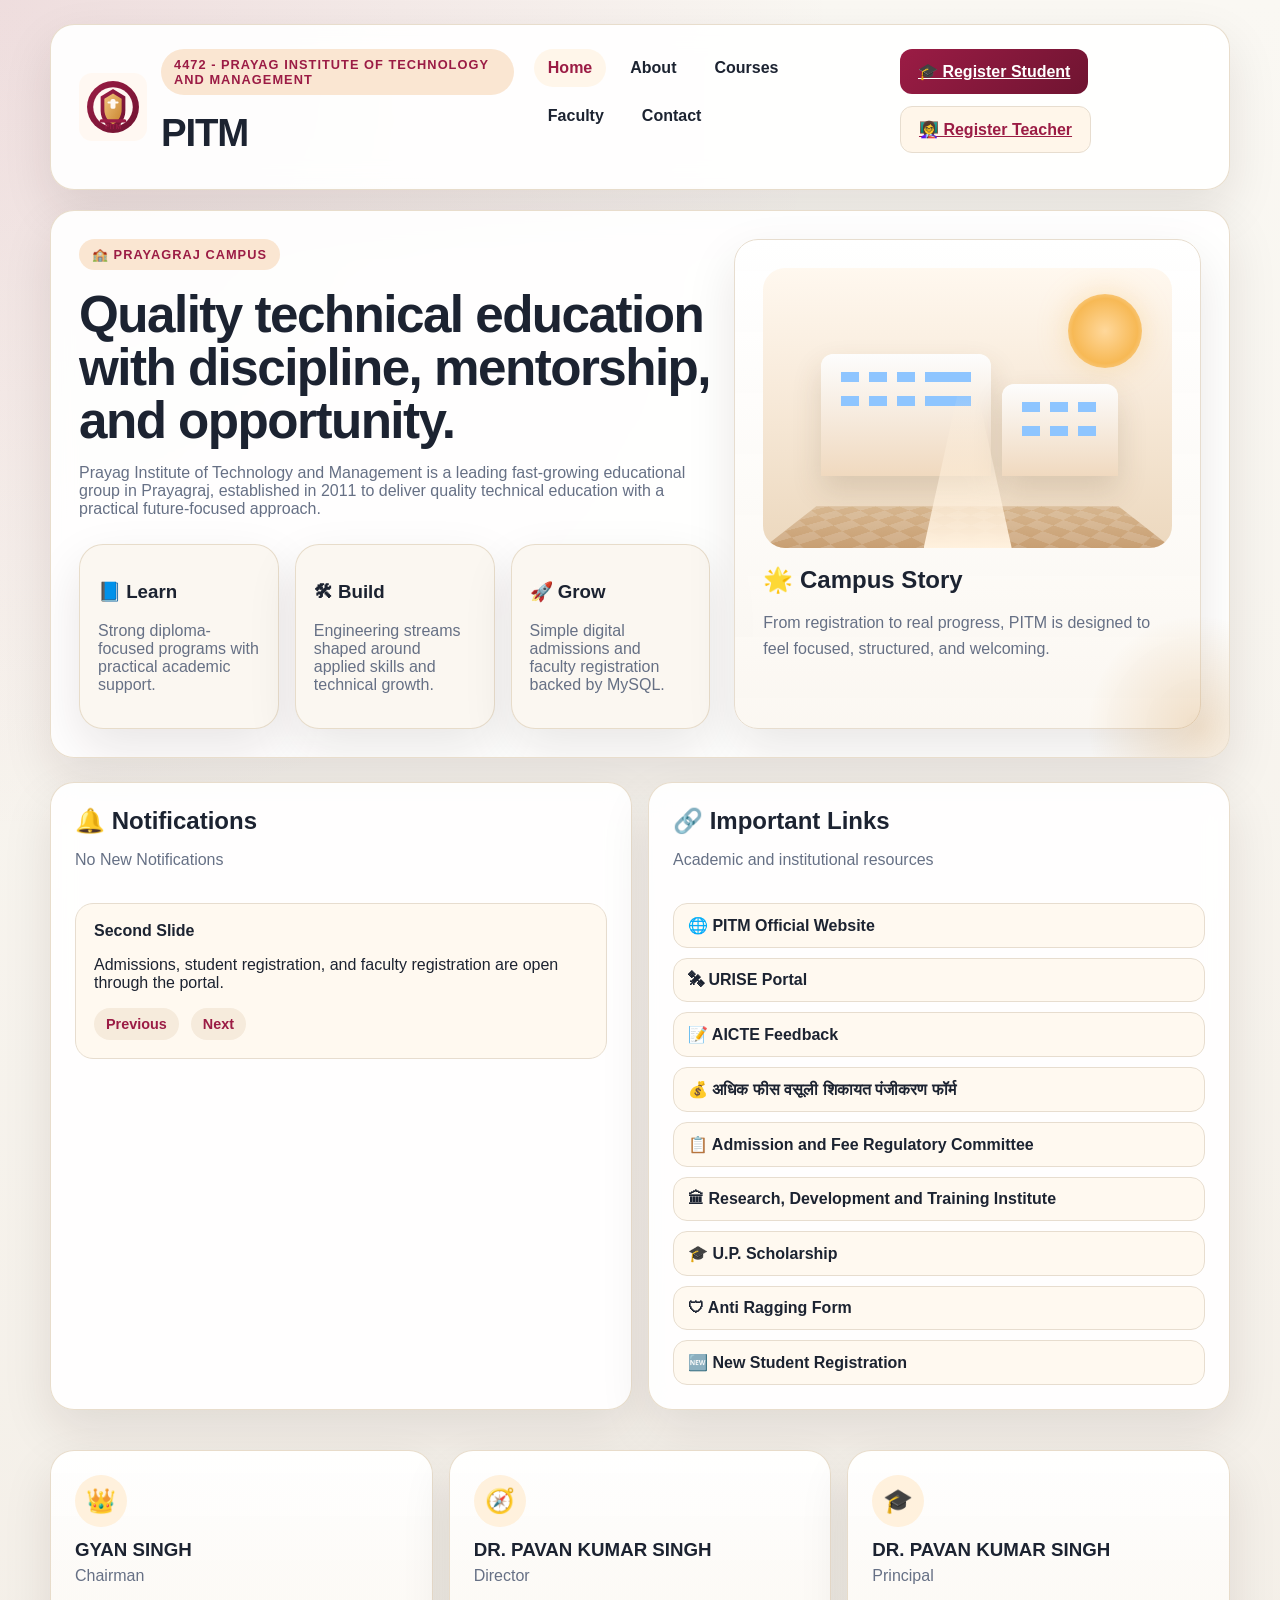
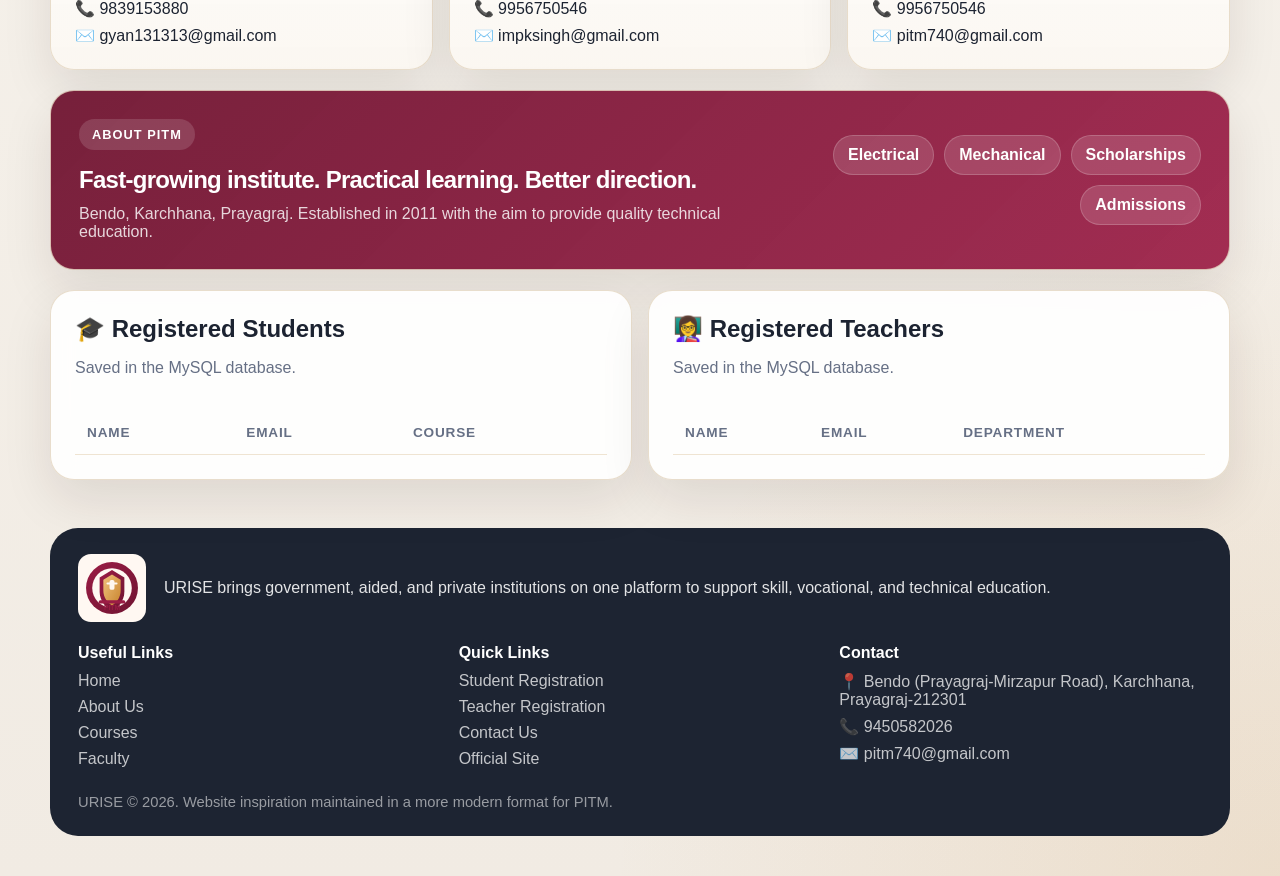
<file: src/main/resources/static/index.html>
<!DOCTYPE html>
<html lang="en">
<head>
    <meta charset="UTF-8">
    <meta name="viewport" content="width=device-width, initial-scale=1.0">
    <title>PITM | Home</title>
    <link rel="stylesheet" href="style.css">
</head>
<body class="site-page">
<main class="site-shell">
    <header class="topbar site-nav">
        <div class="brand-lockup">
            <img src="pitm-logo.svg" alt="PITM Logo" class="brand-logo">
            <div>
                <span class="eyebrow">4472 - Prayag Institute of Technology and Management</span>
                <h1 class="brand-title">PITM</h1>
            </div>
        </div>
        <nav class="main-nav">
            <a href="index.html" class="nav-link active">Home</a>
            <a href="about.html" class="nav-link">About</a>
            <a href="courses.html" class="nav-link">Courses</a>
            <a href="faculty.html" class="nav-link">Faculty</a>
            <a href="contact.html" class="nav-link">Contact</a>
        </nav>
        <div class="action-row">
            <a class="btn btn-primary btn-inline" href="http://localhost:8083/add-student.html">🎓 Register Student</a>
            <a class="btn btn-soft btn-inline" href="http://localhost:8083/add-teacher.html">👩‍🏫 Register Teacher</a>
        </div>
    </header>

    <section class="hero homepage-hero storytelling-hero home-hero">
        <div class="hero-copy">
            <span class="eyebrow">🏫 Prayagraj Campus</span>
            <h1>Quality technical education with discipline, mentorship, and opportunity.</h1>
            <p>
                Prayag Institute of Technology and Management is a leading fast-growing educational group in Prayagraj,
                established in 2011 to deliver quality technical education with a practical future-focused approach.
            </p>
            <div class="hero-cards">
                <article class="hero-card reveal-card floating-card">
                    <h3>📘 Learn</h3>
                    <p>Strong diploma-focused programs with practical academic support.</p>
                </article>
                <article class="hero-card reveal-card floating-card delay-1">
                    <h3>🛠 Build</h3>
                    <p>Engineering streams shaped around applied skills and technical growth.</p>
                </article>
                <article class="hero-card reveal-card floating-card delay-2">
                    <h3>🚀 Grow</h3>
                    <p>Simple digital admissions and faculty registration backed by MySQL.</p>
                </article>
            </div>
        </div>
        <aside class="story-panel reveal-card">
            <div class="campus-visual" aria-hidden="true">
                <div class="campus-sun"></div>
                <div class="campus-grid"></div>
                <div class="campus-building building-main"></div>
                <div class="campus-building building-side"></div>
                <div class="campus-path"></div>
            </div>
            <h2>🌟 Campus Story</h2>
            <p>From registration to real progress, PITM is designed to feel focused, structured, and welcoming.</p>
        </aside>
    </section>

    <section class="split-grid">
        <article class="panel reveal-card">
            <div class="panel-head">
                <div>
                    <h2>🔔 Notifications</h2>
                    <p>No New Notifications</p>
                </div>
            </div>
            <div class="notice-card">
                <strong>Second Slide</strong>
                <p>Admissions, student registration, and faculty registration are open through the portal.</p>
                <div class="action-row tiny-actions">
                    <span class="pill-tag">Previous</span>
                    <span class="pill-tag">Next</span>
                </div>
            </div>
        </article>

        <article class="panel reveal-card">
            <div class="panel-head">
                <div>
                    <h2>🔗 Important Links</h2>
                    <p>Academic and institutional resources</p>
                </div>
            </div>
            <div class="link-grid">
                <a href="http://www.pitma.org" target="_blank" rel="noreferrer">🌐 PITM Official Website</a>
                <a href="https://urise.up.gov.in" target="_blank" rel="noreferrer">🛰 URISE Portal</a>
                <span>📝 AICTE Feedback</span>
                <span>💰 अधिक फीस वसूली शिकायत पंजीकरण फॉर्म</span>
                <span>📋 Admission and Fee Regulatory Committee</span>
                <span>🏛 Research, Development and Training Institute</span>
                <span>🎓 U.P. Scholarship</span>
                <span>🛡 Anti Ragging Form</span>
                <span>🆕 New Student Registration</span>
            </div>
        </article>
    </section>

    <section class="leadership-grid">
        <article class="leader-card reveal-card">
            <span class="emoji-badge">👑</span>
            <h3>GYAN SINGH</h3>
            <p>Chairman</p>
            <ul class="clean-list">
                <li>📞 9839153880</li>
                <li>✉️ gyan131313@gmail.com</li>
            </ul>
        </article>
        <article class="leader-card reveal-card">
            <span class="emoji-badge">🧭</span>
            <h3>DR. PAVAN KUMAR SINGH</h3>
            <p>Director</p>
            <ul class="clean-list">
                <li>📞 9956750546</li>
                <li>✉️ impksingh@gmail.com</li>
            </ul>
        </article>
        <article class="leader-card reveal-card">
            <span class="emoji-badge">🎓</span>
            <h3>DR. PAVAN KUMAR SINGH</h3>
            <p>Principal</p>
            <ul class="clean-list">
                <li>📞 9956750546</li>
                <li>✉️ pitm740@gmail.com</li>
            </ul>
        </article>
    </section>

    <section class="journey-strip reveal-card">
        <div class="journey-copy">
            <span class="eyebrow">About PITM</span>
            <h2>Fast-growing institute. Practical learning. Better direction.</h2>
            <p>Bendo, Karchhana, Prayagraj. Established in 2011 with the aim to provide quality technical education.</p>
        </div>
        <div class="journey-tags">
            <span>Electrical</span>
            <span>Mechanical</span>
            <span>Scholarships</span>
            <span>Admissions</span>
        </div>
    </section>

    <section class="records-grid">
        <article class="panel reveal-card">
            <div class="panel-head">
                <div>
                    <h2>🎓 Registered Students</h2>
                    <p>Saved in the MySQL database.</p>
                </div>
            </div>
            <div class="table-wrap">
                <table>
                    <thead>
                    <tr><th>Name</th><th>Email</th><th>Course</th></tr>
                    </thead>
                    <tbody id="public-student-body"></tbody>
                </table>
            </div>
            <p id="public-student-empty" class="empty-state" hidden>No student records yet.</p>
        </article>

        <article class="panel reveal-card">
            <div class="panel-head">
                <div>
                    <h2>👩‍🏫 Registered Teachers</h2>
                    <p>Saved in the MySQL database.</p>
                </div>
            </div>
            <div class="table-wrap">
                <table>
                    <thead>
                    <tr><th>Name</th><th>Email</th><th>Department</th></tr>
                    </thead>
                    <tbody id="public-teacher-body"></tbody>
                </table>
            </div>
            <p id="public-teacher-empty" class="empty-state" hidden>No teacher records yet.</p>
        </article>
    </section>

    <footer class="site-footer">
        <div class="footer-brand">
            <img src="pitm-logo.svg" alt="PITM Logo" class="footer-logo">
            <p>URISE brings government, aided, and private institutions on one platform to support skill, vocational, and technical education.</p>
        </div>
        <div class="footer-links">
            <div>
                <h4>Useful Links</h4>
                <a href="index.html">Home</a>
                <a href="about.html">About Us</a>
                <a href="courses.html">Courses</a>
                <a href="faculty.html">Faculty</a>
            </div>
            <div>
                <h4>Quick Links</h4>
                <a href="http://localhost:8083/add-student.html">Student Registration</a>
                <a href="http://localhost:8083/add-teacher.html">Teacher Registration</a>
                <a href="contact.html">Contact Us</a>
                <a href="http://www.pitma.org" target="_blank" rel="noreferrer">Official Site</a>
            </div>
            <div>
                <h4>Contact</h4>
                <p>📍 Bendo (Prayagraj-Mirzapur Road), Karchhana, Prayagraj-212301</p>
                <p>📞 9450582026</p>
                <p>✉️ pitm740@gmail.com</p>
            </div>
        </div>
        <p class="footer-note">URISE © 2026. Website inspiration maintained in a more modern format for PITM.</p>
    </footer>
</main>
<script src="homepage.js"></script>
</body>
</html>
</file>
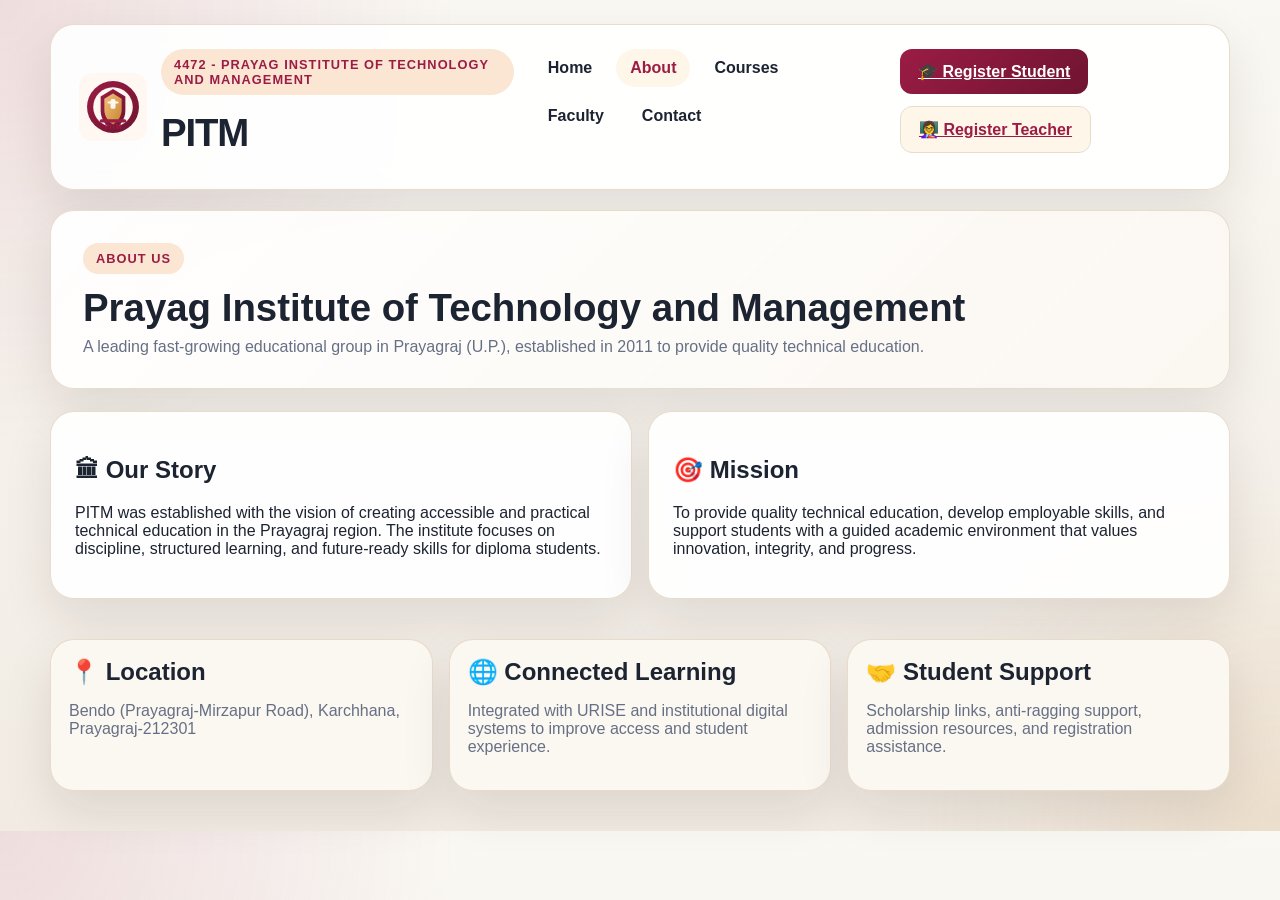
<file: src/main/resources/static/about.html>
<!DOCTYPE html>
<html lang="en">
<head>
    <meta charset="UTF-8">
    <meta name="viewport" content="width=device-width, initial-scale=1.0">
    <title>PITM | About</title>
    <link rel="stylesheet" href="style.css">
</head>
<body class="site-page">
<main class="site-shell">
    <header class="topbar site-nav">
        <div class="brand-lockup">
            <img src="pitm-logo.svg" alt="PITM Logo" class="brand-logo">
            <div>
                <span class="eyebrow">4472 - Prayag Institute of Technology and Management</span>
                <h1 class="brand-title">PITM</h1>
            </div>
        </div>
        <nav class="main-nav">
            <a href="index.html" class="nav-link">Home</a>
            <a href="about.html" class="nav-link active">About</a>
            <a href="courses.html" class="nav-link">Courses</a>
            <a href="faculty.html" class="nav-link">Faculty</a>
            <a href="contact.html" class="nav-link">Contact</a>
        </nav>
        <div class="action-row">
            <a class="btn btn-primary btn-inline" href="http://localhost:8083/add-student.html">🎓 Register Student</a>
            <a class="btn btn-soft btn-inline" href="http://localhost:8083/add-teacher.html">👩‍🏫 Register Teacher</a>
        </div>
    </header>

    <section class="page-banner reveal-card">
        <span class="eyebrow">About Us</span>
        <h1>Prayag Institute of Technology and Management</h1>
        <p>A leading fast-growing educational group in Prayagraj (U.P.), established in 2011 to provide quality technical education.</p>
    </section>

    <section class="content-grid two-col">
        <article class="panel reveal-card">
            <h2>🏛 Our Story</h2>
            <p>PITM was established with the vision of creating accessible and practical technical education in the Prayagraj region. The institute focuses on discipline, structured learning, and future-ready skills for diploma students.</p>
        </article>
        <article class="panel reveal-card">
            <h2>🎯 Mission</h2>
            <p>To provide quality technical education, develop employable skills, and support students with a guided academic environment that values innovation, integrity, and progress.</p>
        </article>
    </section>

    <section class="content-grid three-col">
        <article class="info-panel reveal-card">
            <h2>📍 Location</h2>
            <p>Bendo (Prayagraj-Mirzapur Road), Karchhana, Prayagraj-212301</p>
        </article>
        <article class="info-panel reveal-card">
            <h2>🌐 Connected Learning</h2>
            <p>Integrated with URISE and institutional digital systems to improve access and student experience.</p>
        </article>
        <article class="info-panel reveal-card">
            <h2>🤝 Student Support</h2>
            <p>Scholarship links, anti-ragging support, admission resources, and registration assistance.</p>
        </article>
    </section>
</main>
<script src="homepage.js"></script>
</body>
</html>
</file>
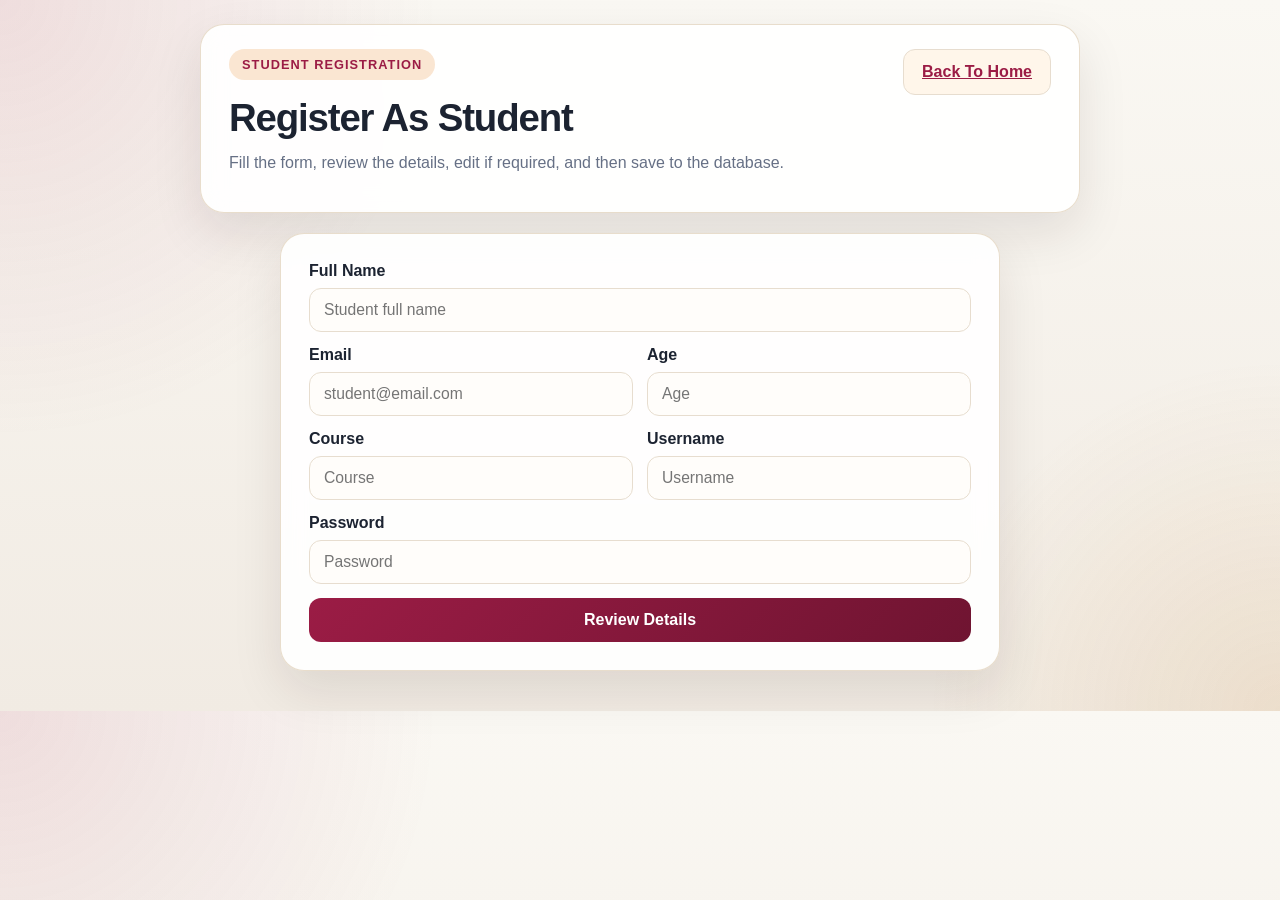
<file: src/main/resources/static/add-student.html>
<!DOCTYPE html>
<html lang="en">
<head>
  <meta charset="UTF-8">
  <meta name="viewport" content="width=device-width, initial-scale=1.0">
  <title>Register As Student - Prayag Institute of Technology and Management</title>
  <link rel="stylesheet" href="style.css">
</head>
<body class="site-page">
<main class="site-shell narrow-shell">
  <header class="topbar portal-topbar">
    <div>
      <span class="eyebrow">Student Registration</span>
      <h1>Register As Student</h1>
      <p class="topbar-copy">Fill the form, review the details, edit if required, and then save to the database.</p>
    </div>
    <div class="action-row">
      <a class="btn btn-soft btn-inline" href="http://localhost:8083/index.html">Back To Home</a>
    </div>
  </header>

  <section class="auth-card standalone-card">
    <div id="form-message" class="status-banner" hidden></div>
    <form id="student-add-form" class="form-stack" method="post" action="http://localhost:8083/web/register/student">
      <div class="input-group">
        <label for="student-name">Full Name</label>
        <input type="text" id="student-name" name="name" placeholder="Student full name" required>
      </div>
      <div class="input-row">
        <div class="input-group">
          <label for="student-email">Email</label>
          <input type="email" id="student-email" name="email" placeholder="student@email.com" required>
        </div>
        <div class="input-group">
          <label for="student-age">Age</label>
          <input type="number" id="student-age" name="age" min="1" placeholder="Age" required>
        </div>
      </div>
      <div class="input-row">
        <div class="input-group">
          <label for="student-course">Course</label>
          <input type="text" id="student-course" name="course" placeholder="Course" required>
        </div>
        <div class="input-group">
          <label for="student-username">Username</label>
          <input type="text" id="student-username" name="username" placeholder="Username" required>
        </div>
      </div>
      <div class="input-group">
        <label for="student-password">Password</label>
        <input type="password" id="student-password" name="password" minlength="6" placeholder="Password" required>
      </div>
      <button type="submit" class="btn btn-primary">Review Details</button>
    </form>

    <section id="review-card" class="review-card" hidden>
      <h2>Review Student Details</h2>
      <div id="review-content" class="review-grid"></div>
      <div class="action-row review-actions">
        <button id="edit-button" class="btn btn-soft btn-inline" type="button">Edit Details</button>
        <button id="confirm-button" class="btn btn-primary btn-inline" type="button">Save To Database</button>
      </div>
    </section>
  </section>
</main>

<script src="forms.js"></script>
</body>
</html>
</file>
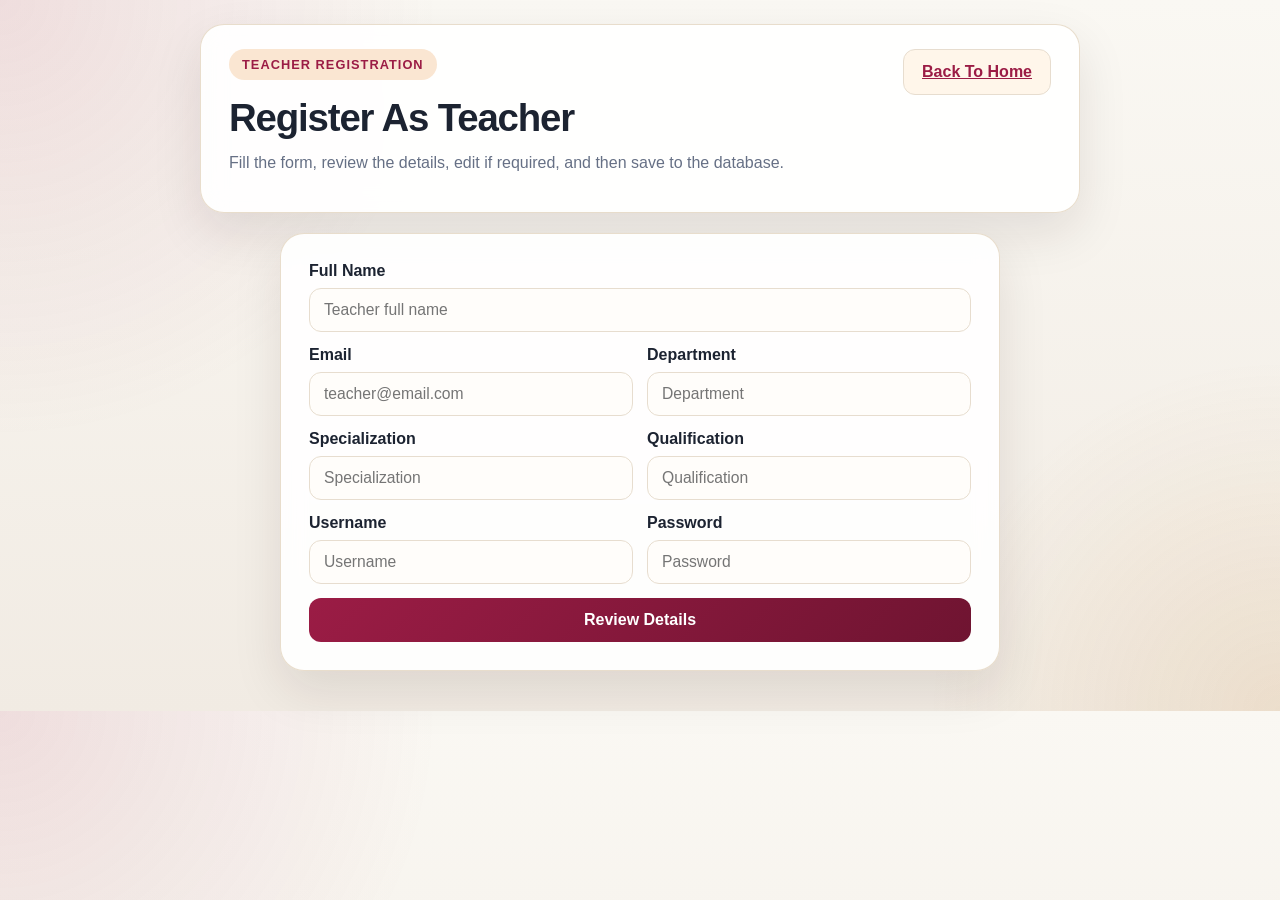
<file: src/main/resources/static/add-teacher.html>
<!DOCTYPE html>
<html lang="en">
<head>
  <meta charset="UTF-8">
  <meta name="viewport" content="width=device-width, initial-scale=1.0">
  <title>Register As Teacher - Prayag Institute of Technology and Management</title>
  <link rel="stylesheet" href="style.css">
</head>
<body class="site-page">
<main class="site-shell narrow-shell">
  <header class="topbar portal-topbar">
    <div>
      <span class="eyebrow">Teacher Registration</span>
      <h1>Register As Teacher</h1>
      <p class="topbar-copy">Fill the form, review the details, edit if required, and then save to the database.</p>
    </div>
    <div class="action-row">
      <a class="btn btn-soft btn-inline" href="http://localhost:8083/index.html">Back To Home</a>
    </div>
  </header>

  <section class="auth-card standalone-card">
    <div id="form-message" class="status-banner" hidden></div>
    <form id="teacher-add-form" class="form-stack" method="post" action="http://localhost:8083/web/register/teacher">
      <div class="input-group">
        <label for="teacher-name">Full Name</label>
        <input type="text" id="teacher-name" name="name" placeholder="Teacher full name" required>
      </div>
      <div class="input-row">
        <div class="input-group">
          <label for="teacher-email">Email</label>
          <input type="email" id="teacher-email" name="email" placeholder="teacher@email.com" required>
        </div>
        <div class="input-group">
          <label for="teacher-department">Department</label>
          <input type="text" id="teacher-department" name="department" placeholder="Department" required>
        </div>
      </div>
      <div class="input-row">
        <div class="input-group">
          <label for="teacher-specialization">Specialization</label>
          <input type="text" id="teacher-specialization" name="specialization" placeholder="Specialization" required>
        </div>
        <div class="input-group">
          <label for="teacher-qualification">Qualification</label>
          <input type="text" id="teacher-qualification" name="qualification" placeholder="Qualification" required>
        </div>
      </div>
      <div class="input-row">
        <div class="input-group">
          <label for="teacher-username">Username</label>
          <input type="text" id="teacher-username" name="username" placeholder="Username" required>
        </div>
        <div class="input-group">
          <label for="teacher-password">Password</label>
          <input type="password" id="teacher-password" name="password" minlength="6" placeholder="Password" required>
        </div>
      </div>
      <button type="submit" class="btn btn-primary">Review Details</button>
    </form>

    <section id="review-card" class="review-card" hidden>
      <h2>Review Teacher Details</h2>
      <div id="review-content" class="review-grid"></div>
      <div class="action-row review-actions">
        <button id="edit-button" class="btn btn-soft btn-inline" type="button">Edit Details</button>
        <button id="confirm-button" class="btn btn-primary btn-inline" type="button">Save To Database</button>
      </div>
    </section>
  </section>
</main>

<script src="forms.js"></script>
</body>
</html>
</file>
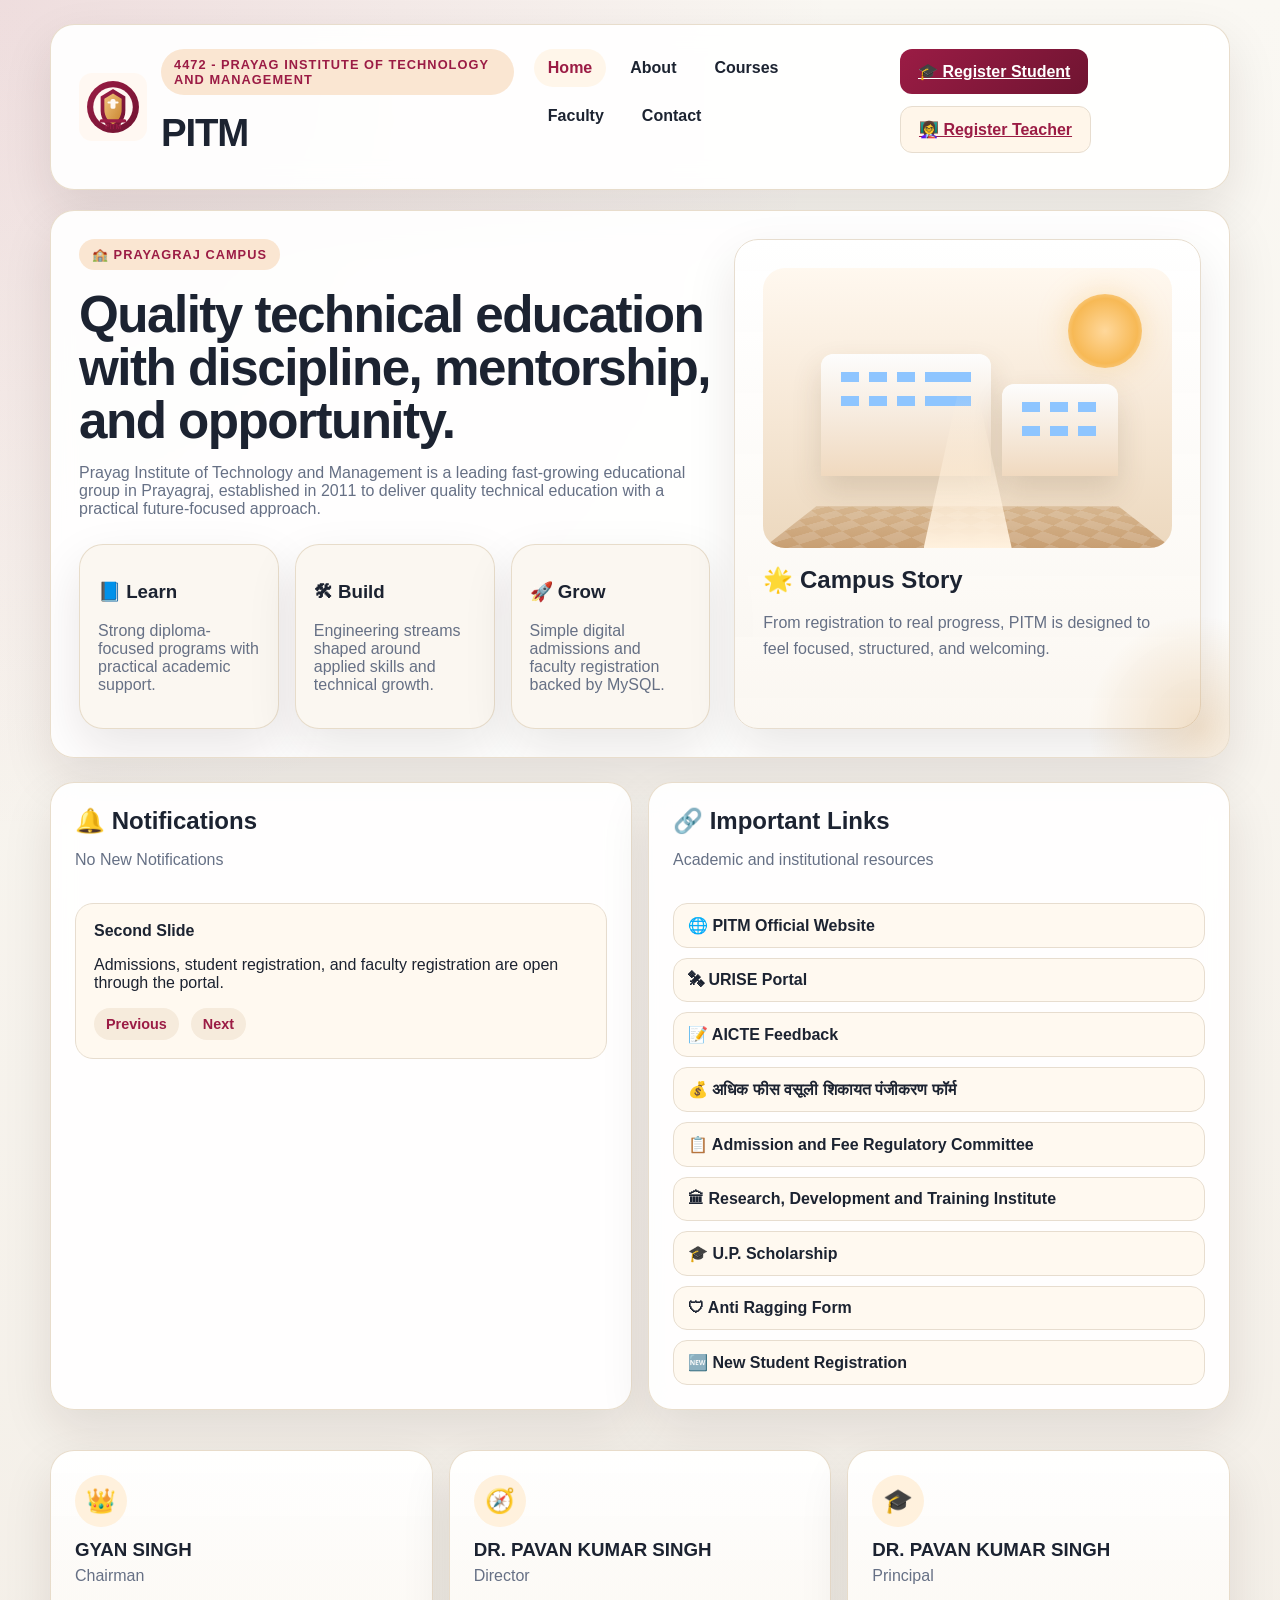
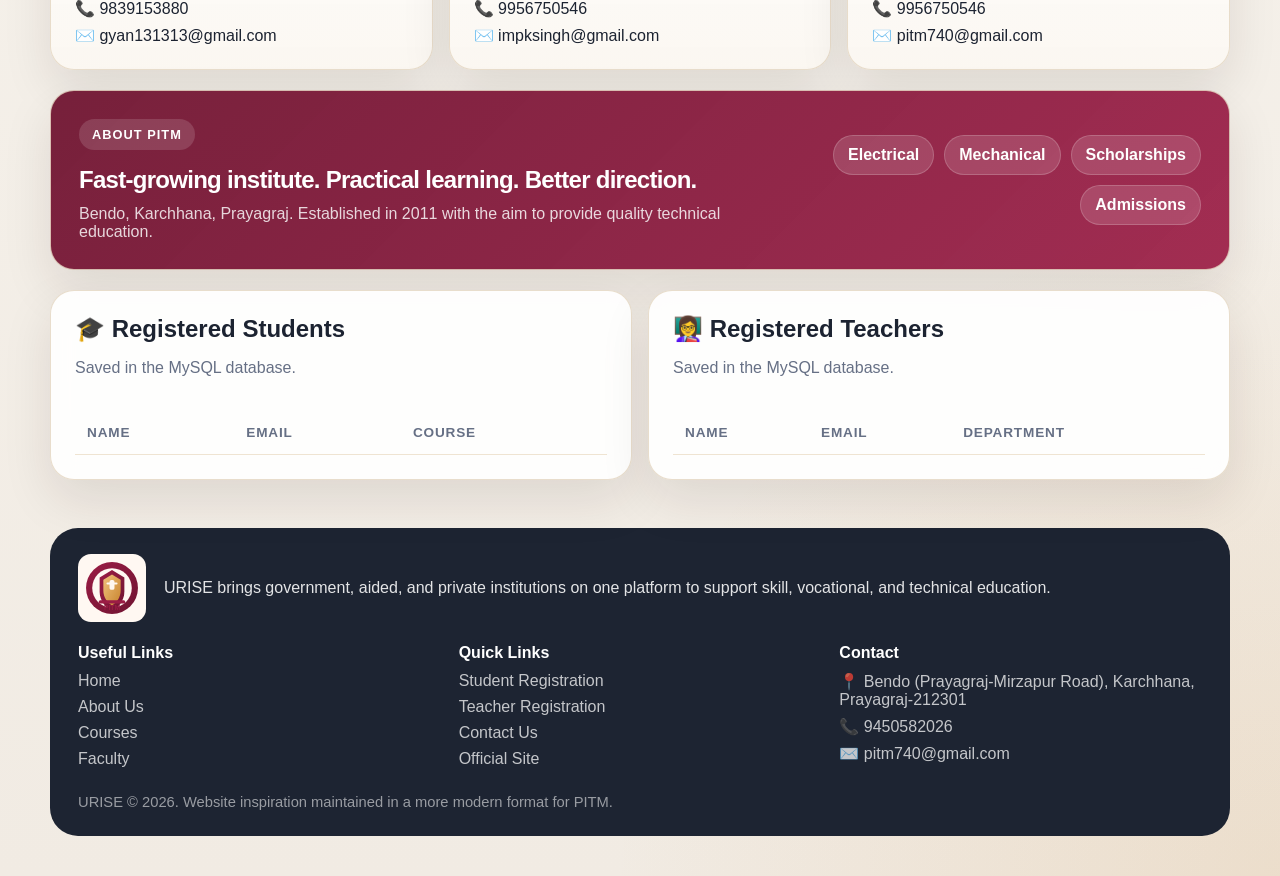
<file: src/main/resources/static/admin-dashboard.html>
<!DOCTYPE html>
<html lang="en">
<head>
  <meta charset="UTF-8">
  <meta name="viewport" content="width=device-width, initial-scale=1.0">
  <title>Admin Dashboard - Prayag Institute of Technology and Management</title>
  <link rel="stylesheet" href="style.css">
</head>
<body class="dashboard-page">
<main class="dashboard-shell">
  <header class="topbar">
    <div>
      <span class="eyebrow">Admin Dashboard</span>
      <h1>Prayag Institute of Technology and Management</h1>
      <p class="topbar-copy">Manage student registrations, teacher registrations, and login records.</p>
    </div>
    <button class="btn btn-danger btn-inline" onclick="logout()">Logout</button>
  </header>

  <section class="stats-grid">
    <article class="stat-card">
      <span class="stat-label">Students</span>
      <strong id="student-count">0</strong>
    </article>
    <article class="stat-card">
      <span class="stat-label">Teachers</span>
      <strong id="teacher-count">0</strong>
    </article>
    <article class="stat-card">
      <span class="stat-label">Login Logs</span>
      <strong id="log-count">0</strong>
    </article>
    <article class="stat-card">
      <span class="stat-label">Subjects</span>
      <strong id="subject-count">0</strong>
    </article>
    <article class="stat-card">
      <span class="stat-label">Attendance</span>
      <strong id="attendance-count">0</strong>
    </article>
    <article class="stat-card">
      <span class="stat-label">Notes</span>
      <strong id="note-count">0</strong>
    </article>
  </section>

  <div id="admin-status" class="status-banner" hidden></div>

  <section class="panel">
    <div class="panel-head">
      <div>
        <h2>Registered Students</h2>
        <p>Student applications saved in the database.</p>
      </div>
      <input id="student-search" class="search-input" type="search" placeholder="Search students">
    </div>
    <div class="table-wrap">
      <table>
        <thead>
        <tr><th>ID</th><th>Name</th><th>Email</th><th>Course</th><th>Action</th></tr>
        </thead>
        <tbody id="student-table-body"></tbody>
      </table>
    </div>
    <p id="student-empty" class="empty-state" hidden>No students available.</p>
  </section>

  <section class="panel">
    <div class="panel-head">
      <div>
        <h2>Registered Teachers</h2>
        <p>Faculty registrations saved in the database.</p>
      </div>
      <input id="teacher-search" class="search-input" type="search" placeholder="Search teachers">
    </div>
    <div class="table-wrap">
      <table>
        <thead>
        <tr><th>ID</th><th>Name</th><th>Email</th><th>Department</th><th>Action</th></tr>
        </thead>
        <tbody id="teacher-table-body"></tbody>
      </table>
    </div>
    <p id="teacher-empty" class="empty-state" hidden>No teachers available.</p>
  </section>

  <section class="panel">
    <div class="panel-head">
      <div>
        <h2>Academic Overview</h2>
        <p>Subjects, assigned teachers, and enrolled students used by attendance and notes.</p>
      </div>
    </div>
    <div class="table-wrap">
      <table>
        <thead>
        <tr><th>Code</th><th>Subject</th><th>Course</th><th>Teacher</th><th>Students</th></tr>
        </thead>
        <tbody id="subjects-table-body"></tbody>
      </table>
    </div>
    <p id="subjects-empty" class="empty-state" hidden>No subjects yet. A teacher must create a subject before attendance can be taken.</p>
  </section>

  <section class="dashboard-grid">
    <article class="panel">
      <div class="panel-head">
        <div>
          <h2>Recent Attendance</h2>
          <p>Latest attendance sessions submitted by teachers.</p>
        </div>
      </div>
      <div id="admin-attendance-list" class="card-list"></div>
    </article>

    <article class="panel">
      <div class="panel-head">
        <div>
          <h2>Recent Notes</h2>
          <p>Latest notes uploaded by teachers.</p>
        </div>
      </div>
      <div id="admin-notes-list" class="card-list"></div>
    </article>
  </section>

  <section class="panel">
    <div class="panel-head">
      <div>
        <h2>Login Activity</h2>
        <p>Successful portal logins across all roles.</p>
      </div>
    </div>
    <div class="table-wrap">
      <table>
        <thead>
        <tr><th>Username</th><th>Role</th><th>Login Time</th></tr>
        </thead>
        <tbody id="logs-table-body"></tbody>
      </table>
    </div>
    <p id="logs-empty" class="empty-state" hidden>No login logs recorded yet.</p>
  </section>
</main>

<script src="admin.js"></script>
</body>
</html>
</file>
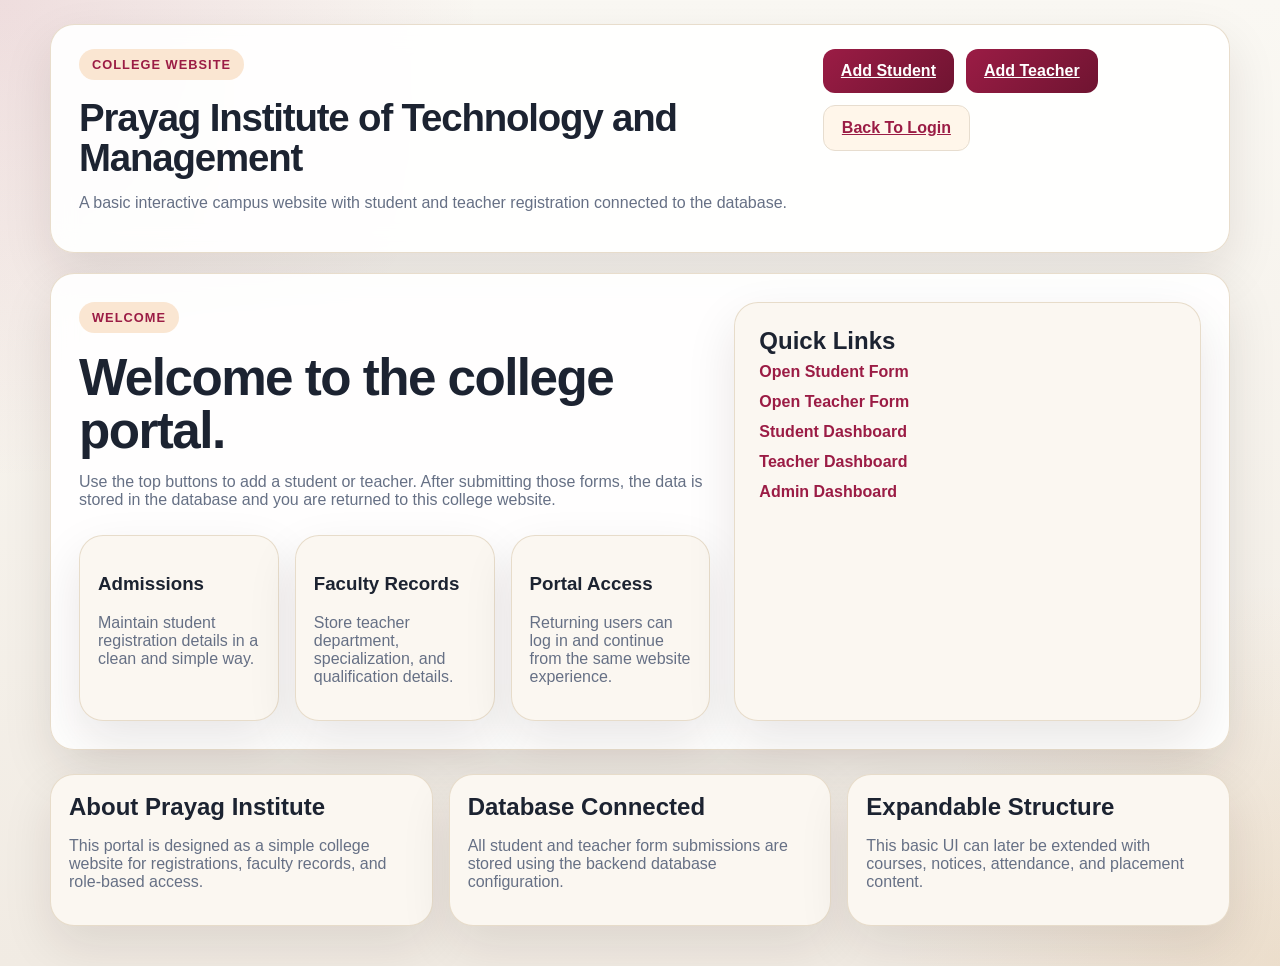
<file: src/main/resources/static/college-portal.html>
<!DOCTYPE html>
<html lang="en">
<head>
  <meta charset="UTF-8">
  <meta name="viewport" content="width=device-width, initial-scale=1.0">
  <title>Prayag Institute of Technology and Management</title>
  <link rel="stylesheet" href="style.css">
</head>
<body class="site-page">
<main class="site-shell">
  <header class="topbar portal-topbar">
    <div>
      <span class="eyebrow">College Website</span>
      <h1>Prayag Institute of Technology and Management</h1>
      <p class="topbar-copy">A basic interactive campus website with student and teacher registration connected to the database.</p>
    </div>
    <div class="action-row">
      <a class="btn btn-primary btn-inline" href="add-student.html">Add Student</a>
      <a class="btn btn-primary btn-inline" href="add-teacher.html">Add Teacher</a>
      <a class="btn btn-soft btn-inline" href="index.html">Back To Login</a>
    </div>
  </header>

  <div id="portal-message" class="status-banner" hidden></div>

  <section class="hero portal-hero">
    <div class="hero-copy">
      <span class="eyebrow">Welcome</span>
      <h1 id="welcome-heading">Welcome to the college portal.</h1>
      <p>
        Use the top buttons to add a student or teacher. After submitting those forms,
        the data is stored in the database and you are returned to this college website.
      </p>
      <div class="hero-cards">
        <article class="hero-card">
          <h3>Admissions</h3>
          <p>Maintain student registration details in a clean and simple way.</p>
        </article>
        <article class="hero-card">
          <h3>Faculty Records</h3>
          <p>Store teacher department, specialization, and qualification details.</p>
        </article>
        <article class="hero-card">
          <h3>Portal Access</h3>
          <p>Returning users can log in and continue from the same website experience.</p>
        </article>
      </div>
    </div>
    <div class="info-panel portal-panel">
      <h2>Quick Links</h2>
      <div class="link-list">
        <a href="add-student.html">Open Student Form</a>
        <a href="add-teacher.html">Open Teacher Form</a>
        <a href="student-dashboard.html">Student Dashboard</a>
        <a href="teacher-dashboard.html">Teacher Dashboard</a>
        <a href="admin-dashboard.html">Admin Dashboard</a>
      </div>
    </div>
  </section>

  <section class="info-grid">
    <article class="info-panel">
      <h2>About Prayag Institute</h2>
      <p>This portal is designed as a simple college website for registrations, faculty records, and role-based access.</p>
    </article>
    <article class="info-panel">
      <h2>Database Connected</h2>
      <p>All student and teacher form submissions are stored using the backend database configuration.</p>
    </article>
    <article class="info-panel">
      <h2>Expandable Structure</h2>
      <p>This basic UI can later be extended with courses, notices, attendance, and placement content.</p>
    </article>
  </section>
</main>

<script src="portal.js"></script>
</body>
</html>
</file>
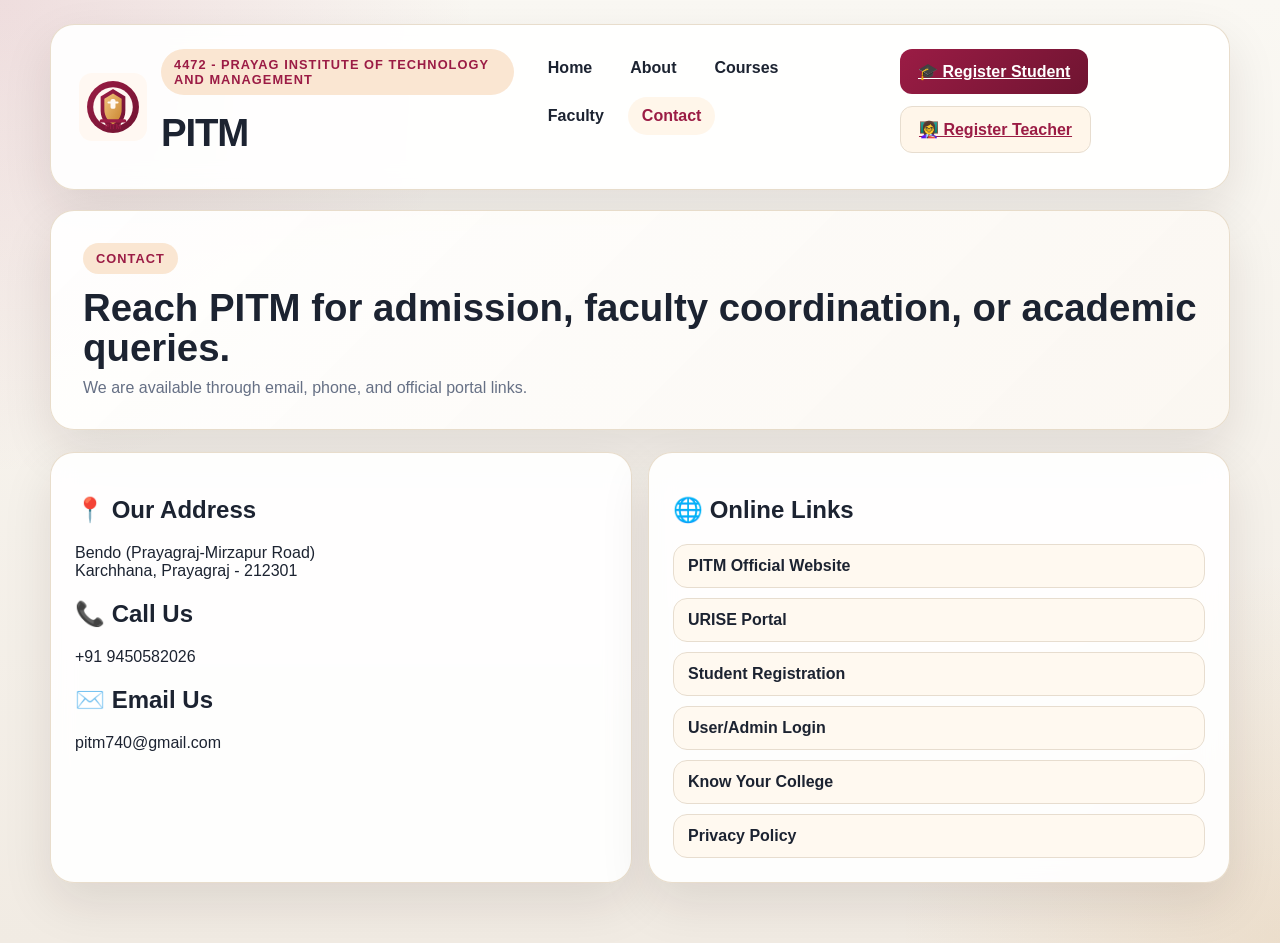
<file: src/main/resources/static/contact.html>
<!DOCTYPE html>
<html lang="en">
<head>
    <meta charset="UTF-8">
    <meta name="viewport" content="width=device-width, initial-scale=1.0">
    <title>PITM | Contact</title>
    <link rel="stylesheet" href="style.css">
</head>
<body class="site-page">
<main class="site-shell">
    <header class="topbar site-nav">
        <div class="brand-lockup">
            <img src="pitm-logo.svg" alt="PITM Logo" class="brand-logo">
            <div>
                <span class="eyebrow">4472 - Prayag Institute of Technology and Management</span>
                <h1 class="brand-title">PITM</h1>
            </div>
        </div>
        <nav class="main-nav">
            <a href="index.html" class="nav-link">Home</a>
            <a href="about.html" class="nav-link">About</a>
            <a href="courses.html" class="nav-link">Courses</a>
            <a href="faculty.html" class="nav-link">Faculty</a>
            <a href="contact.html" class="nav-link active">Contact</a>
        </nav>
        <div class="action-row">
            <a class="btn btn-primary btn-inline" href="http://localhost:8083/add-student.html">🎓 Register Student</a>
            <a class="btn btn-soft btn-inline" href="http://localhost:8083/add-teacher.html">👩‍🏫 Register Teacher</a>
        </div>
    </header>

    <section class="page-banner reveal-card">
        <span class="eyebrow">Contact</span>
        <h1>Reach PITM for admission, faculty coordination, or academic queries.</h1>
        <p>We are available through email, phone, and official portal links.</p>
    </section>

    <section class="content-grid two-col">
        <article class="panel reveal-card">
            <h2>📍 Our Address</h2>
            <p>Bendo (Prayagraj-Mirzapur Road)<br>Karchhana, Prayagraj - 212301</p>
            <h2>📞 Call Us</h2>
            <p>+91 9450582026</p>
            <h2>✉️ Email Us</h2>
            <p>pitm740@gmail.com</p>
        </article>
        <article class="panel reveal-card">
            <h2>🌐 Online Links</h2>
            <div class="link-grid">
                <a href="http://www.pitma.org" target="_blank" rel="noreferrer">PITM Official Website</a>
                <a href="https://urise.up.gov.in" target="_blank" rel="noreferrer">URISE Portal</a>
                <span>Student Registration</span>
                <span>User/Admin Login</span>
                <span>Know Your College</span>
                <span>Privacy Policy</span>
            </div>
        </article>
    </section>
</main>
<script src="homepage.js"></script>
</body>
</html>
</file>
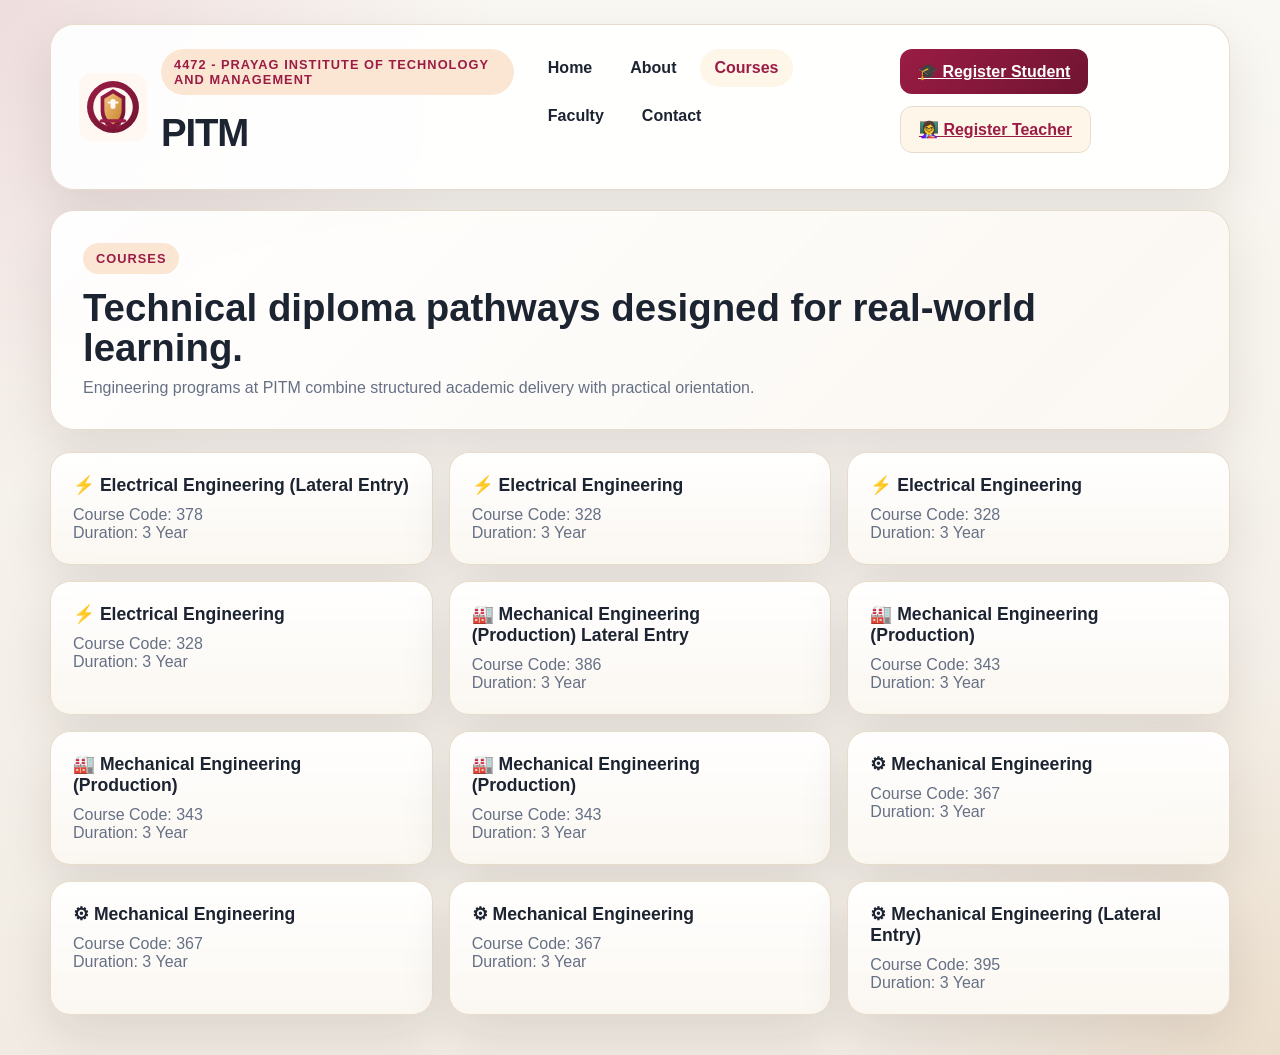
<file: src/main/resources/static/courses.html>
<!DOCTYPE html>
<html lang="en">
<head>
    <meta charset="UTF-8">
    <meta name="viewport" content="width=device-width, initial-scale=1.0">
    <title>PITM | Courses</title>
    <link rel="stylesheet" href="style.css">
</head>
<body class="site-page">
<main class="site-shell">
    <header class="topbar site-nav">
        <div class="brand-lockup">
            <img src="pitm-logo.svg" alt="PITM Logo" class="brand-logo">
            <div>
                <span class="eyebrow">4472 - Prayag Institute of Technology and Management</span>
                <h1 class="brand-title">PITM</h1>
            </div>
        </div>
        <nav class="main-nav">
            <a href="index.html" class="nav-link">Home</a>
            <a href="about.html" class="nav-link">About</a>
            <a href="courses.html" class="nav-link active">Courses</a>
            <a href="faculty.html" class="nav-link">Faculty</a>
            <a href="contact.html" class="nav-link">Contact</a>
        </nav>
        <div class="action-row">
            <a class="btn btn-primary btn-inline" href="http://localhost:8083/add-student.html">🎓 Register Student</a>
            <a class="btn btn-soft btn-inline" href="http://localhost:8083/add-teacher.html">👩‍🏫 Register Teacher</a>
        </div>
    </header>

    <section class="page-banner reveal-card">
        <span class="eyebrow">Courses</span>
        <h1>Technical diploma pathways designed for real-world learning.</h1>
        <p>Engineering programs at PITM combine structured academic delivery with practical orientation.</p>
    </section>

    <section class="course-grid">
        <article class="course-card reveal-card"><h3>⚡ Electrical Engineering (Lateral Entry)</h3><p>Course Code: 378</p><span>Duration: 3 Year</span></article>
        <article class="course-card reveal-card"><h3>⚡ Electrical Engineering</h3><p>Course Code: 328</p><span>Duration: 3 Year</span></article>
        <article class="course-card reveal-card"><h3>⚡ Electrical Engineering</h3><p>Course Code: 328</p><span>Duration: 3 Year</span></article>
        <article class="course-card reveal-card"><h3>⚡ Electrical Engineering</h3><p>Course Code: 328</p><span>Duration: 3 Year</span></article>
        <article class="course-card reveal-card"><h3>🏭 Mechanical Engineering (Production) Lateral Entry</h3><p>Course Code: 386</p><span>Duration: 3 Year</span></article>
        <article class="course-card reveal-card"><h3>🏭 Mechanical Engineering (Production)</h3><p>Course Code: 343</p><span>Duration: 3 Year</span></article>
        <article class="course-card reveal-card"><h3>🏭 Mechanical Engineering (Production)</h3><p>Course Code: 343</p><span>Duration: 3 Year</span></article>
        <article class="course-card reveal-card"><h3>🏭 Mechanical Engineering (Production)</h3><p>Course Code: 343</p><span>Duration: 3 Year</span></article>
        <article class="course-card reveal-card"><h3>⚙ Mechanical Engineering</h3><p>Course Code: 367</p><span>Duration: 3 Year</span></article>
        <article class="course-card reveal-card"><h3>⚙ Mechanical Engineering</h3><p>Course Code: 367</p><span>Duration: 3 Year</span></article>
        <article class="course-card reveal-card"><h3>⚙ Mechanical Engineering</h3><p>Course Code: 367</p><span>Duration: 3 Year</span></article>
        <article class="course-card reveal-card"><h3>⚙ Mechanical Engineering (Lateral Entry)</h3><p>Course Code: 395</p><span>Duration: 3 Year</span></article>
    </section>
</main>
<script src="homepage.js"></script>
</body>
</html>
</file>
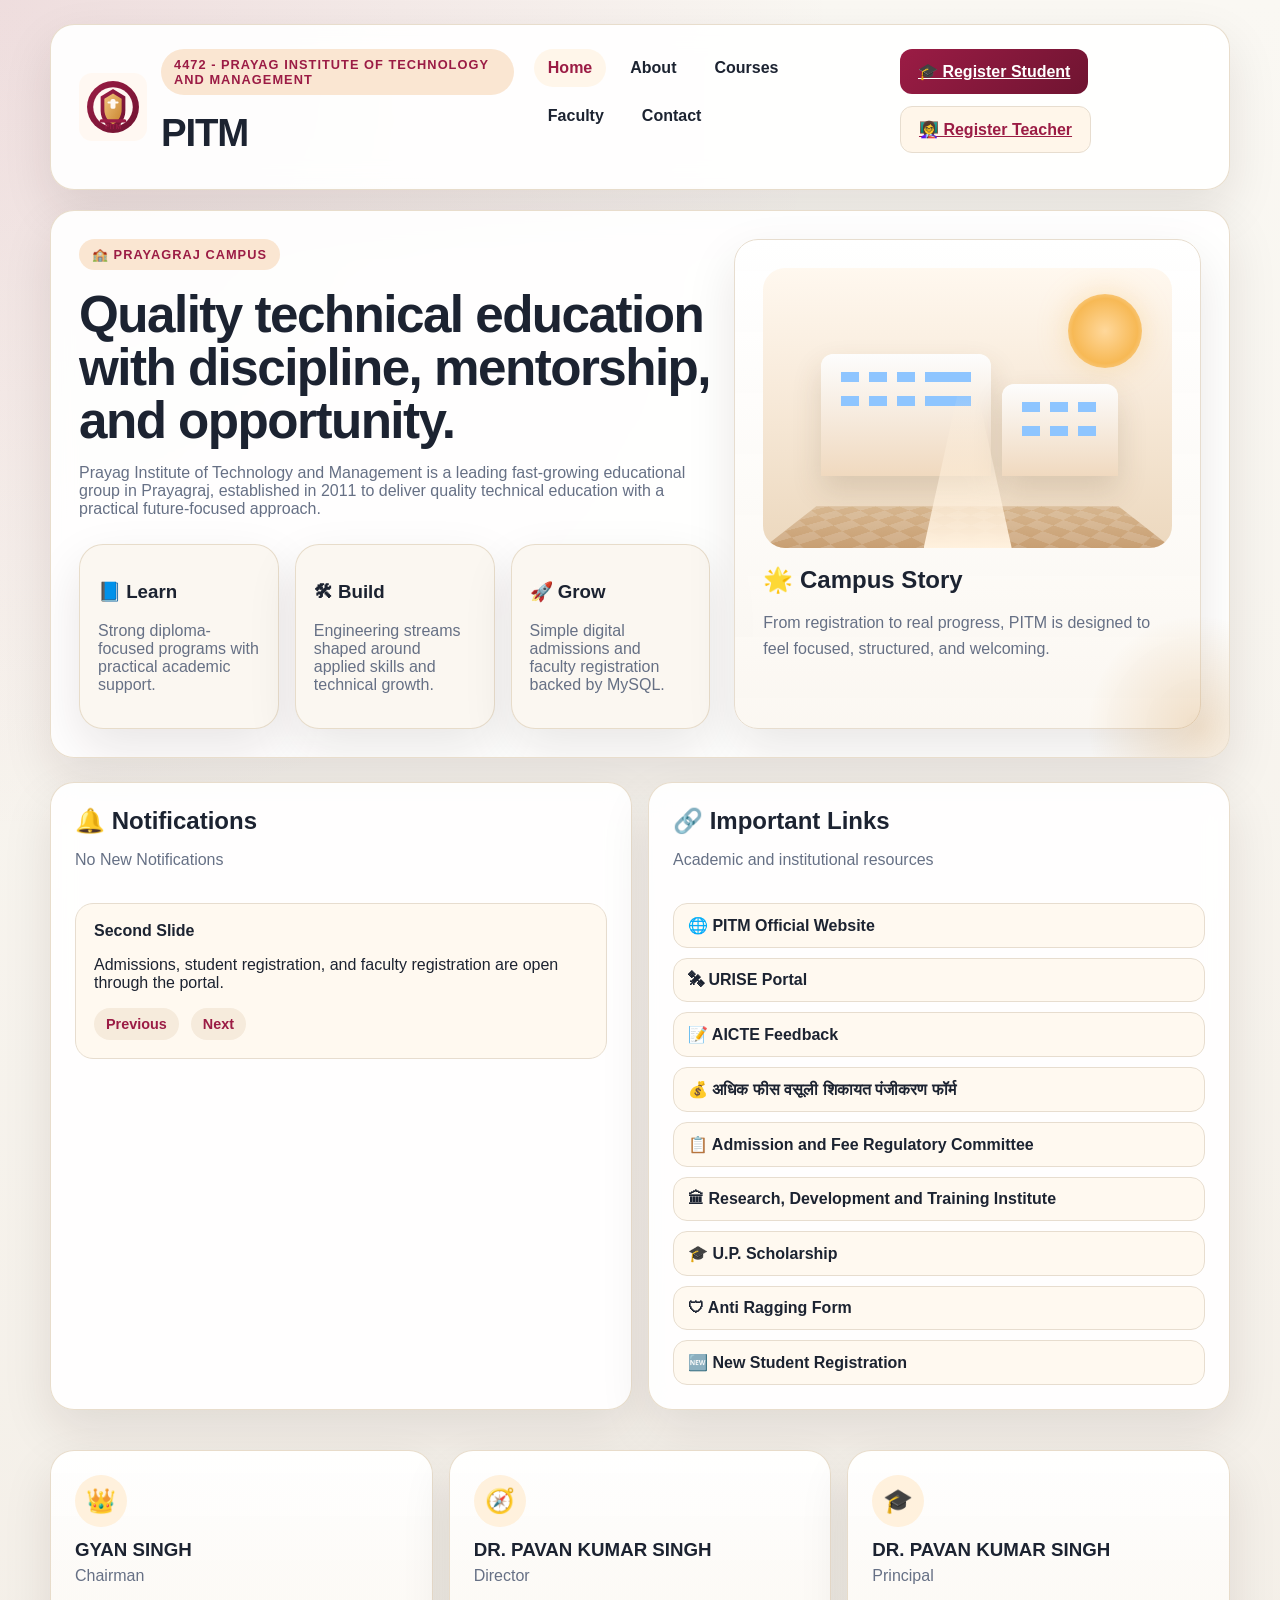
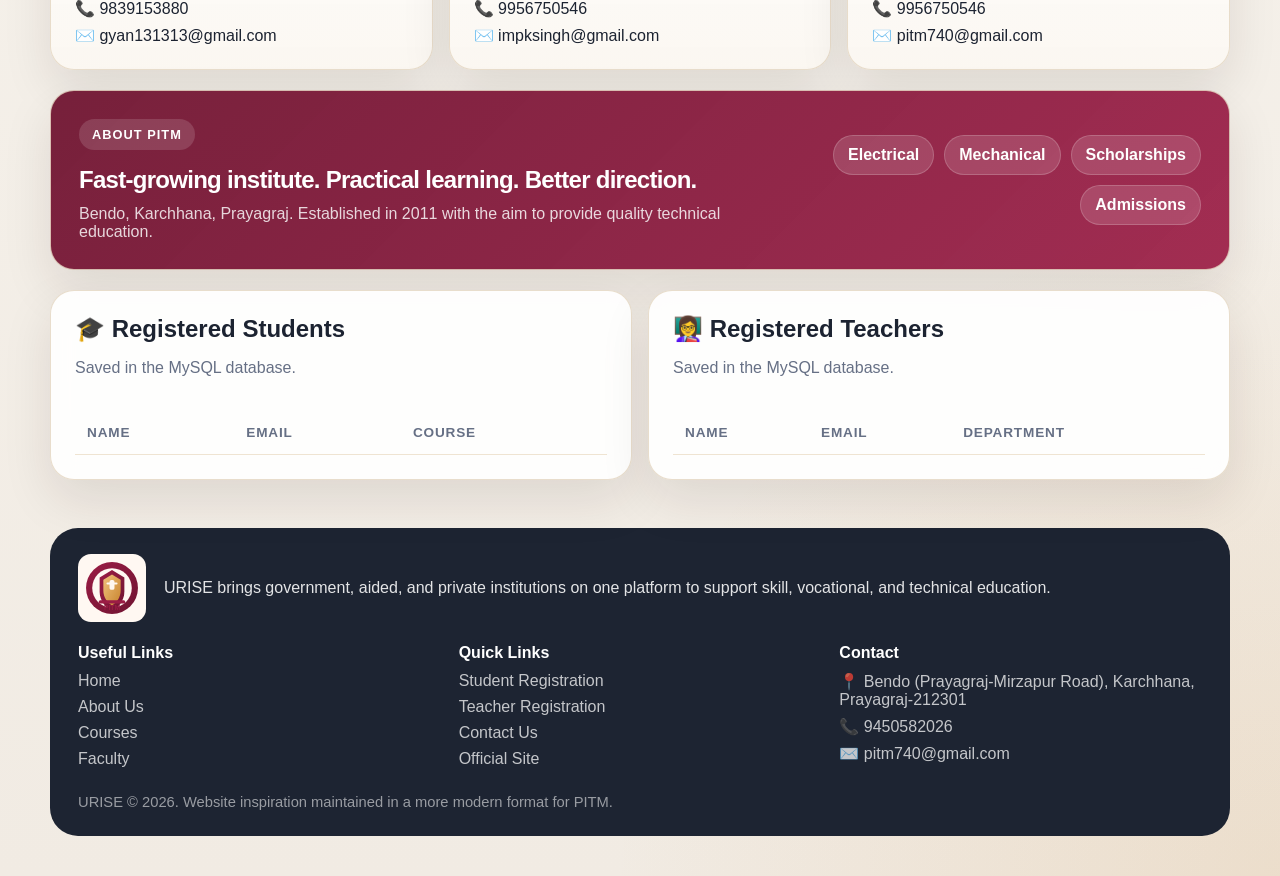
<file: src/main/resources/static/dashboard.html>
<!DOCTYPE html>
<html lang="en">
<head>
  <meta charset="UTF-8">
  <meta name="viewport" content="width=device-width, initial-scale=1.0">
  <title>Admin Dashboard - Prayag</title>
  <link rel="stylesheet" href="style.css">
</head>
<body class="dash-layout">
<div class="dashboard-container">
  <div class="navbar">
    <div class="navbar-brand">Prayag Group of Institutes - Admin Portal</div>
    <button class="logout-btn" onclick="logout()">Logout</button>
  </div>

  <div class="card">
    <h2>Student Roster</h2>
    <table>
      <thead>
      <tr><th>ID</th><th>Name</th><th>Email</th><th>Course</th><th>Action</th></tr>
      </thead>
      <tbody id="student-table-body"></tbody>
    </table>
  </div>

  <div class="card">
    <h2>Login Logs</h2>
    <table>
      <thead>
      <tr><th>Username</th><th>Role</th><th>Time</th></tr>
      </thead>
      <tbody id="logs-table-body"></tbody>
    </table>
  </div>
</div>

<script src="admin.js"></script>
</body>
</html>
</file>
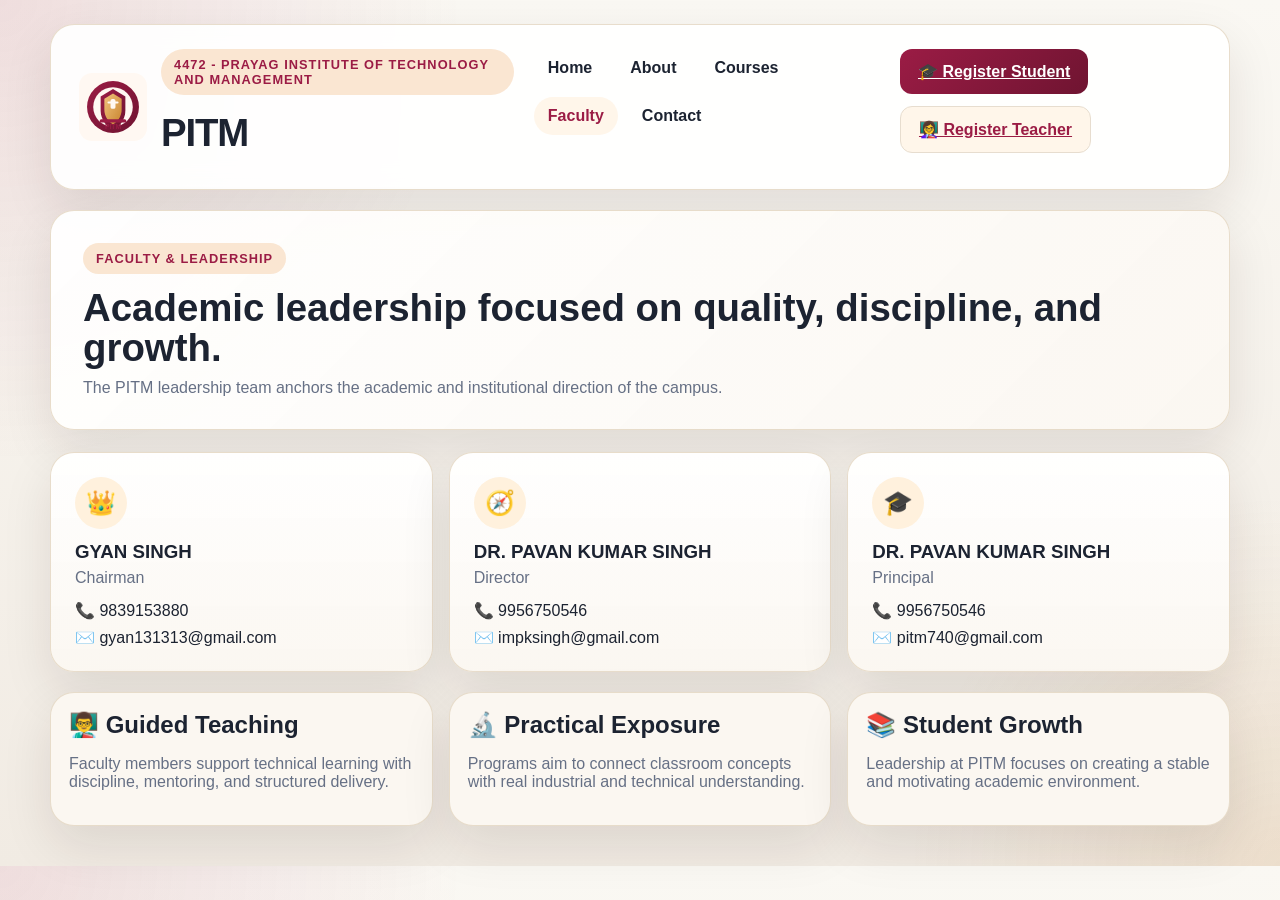
<file: src/main/resources/static/faculty.html>
<!DOCTYPE html>
<html lang="en">
<head>
    <meta charset="UTF-8">
    <meta name="viewport" content="width=device-width, initial-scale=1.0">
    <title>PITM | Faculty</title>
    <link rel="stylesheet" href="style.css">
</head>
<body class="site-page">
<main class="site-shell">
    <header class="topbar site-nav">
        <div class="brand-lockup">
            <img src="pitm-logo.svg" alt="PITM Logo" class="brand-logo">
            <div>
                <span class="eyebrow">4472 - Prayag Institute of Technology and Management</span>
                <h1 class="brand-title">PITM</h1>
            </div>
        </div>
        <nav class="main-nav">
            <a href="index.html" class="nav-link">Home</a>
            <a href="about.html" class="nav-link">About</a>
            <a href="courses.html" class="nav-link">Courses</a>
            <a href="faculty.html" class="nav-link active">Faculty</a>
            <a href="contact.html" class="nav-link">Contact</a>
        </nav>
        <div class="action-row">
            <a class="btn btn-primary btn-inline" href="http://localhost:8083/add-student.html">🎓 Register Student</a>
            <a class="btn btn-soft btn-inline" href="http://localhost:8083/add-teacher.html">👩‍🏫 Register Teacher</a>
        </div>
    </header>

    <section class="page-banner reveal-card">
        <span class="eyebrow">Faculty & Leadership</span>
        <h1>Academic leadership focused on quality, discipline, and growth.</h1>
        <p>The PITM leadership team anchors the academic and institutional direction of the campus.</p>
    </section>

    <section class="leadership-grid">
        <article class="leader-card reveal-card">
            <span class="emoji-badge">👑</span>
            <h3>GYAN SINGH</h3>
            <p>Chairman</p>
            <ul class="clean-list">
                <li>📞 9839153880</li>
                <li>✉️ gyan131313@gmail.com</li>
            </ul>
        </article>
        <article class="leader-card reveal-card">
            <span class="emoji-badge">🧭</span>
            <h3>DR. PAVAN KUMAR SINGH</h3>
            <p>Director</p>
            <ul class="clean-list">
                <li>📞 9956750546</li>
                <li>✉️ impksingh@gmail.com</li>
            </ul>
        </article>
        <article class="leader-card reveal-card">
            <span class="emoji-badge">🎓</span>
            <h3>DR. PAVAN KUMAR SINGH</h3>
            <p>Principal</p>
            <ul class="clean-list">
                <li>📞 9956750546</li>
                <li>✉️ pitm740@gmail.com</li>
            </ul>
        </article>
    </section>

    <section class="content-grid three-col">
        <article class="info-panel reveal-card">
            <h2>👨‍🏫 Guided Teaching</h2>
            <p>Faculty members support technical learning with discipline, mentoring, and structured delivery.</p>
        </article>
        <article class="info-panel reveal-card">
            <h2>🔬 Practical Exposure</h2>
            <p>Programs aim to connect classroom concepts with real industrial and technical understanding.</p>
        </article>
        <article class="info-panel reveal-card">
            <h2>📚 Student Growth</h2>
            <p>Leadership at PITM focuses on creating a stable and motivating academic environment.</p>
        </article>
    </section>
</main>
<script src="homepage.js"></script>
</body>
</html>
</file>
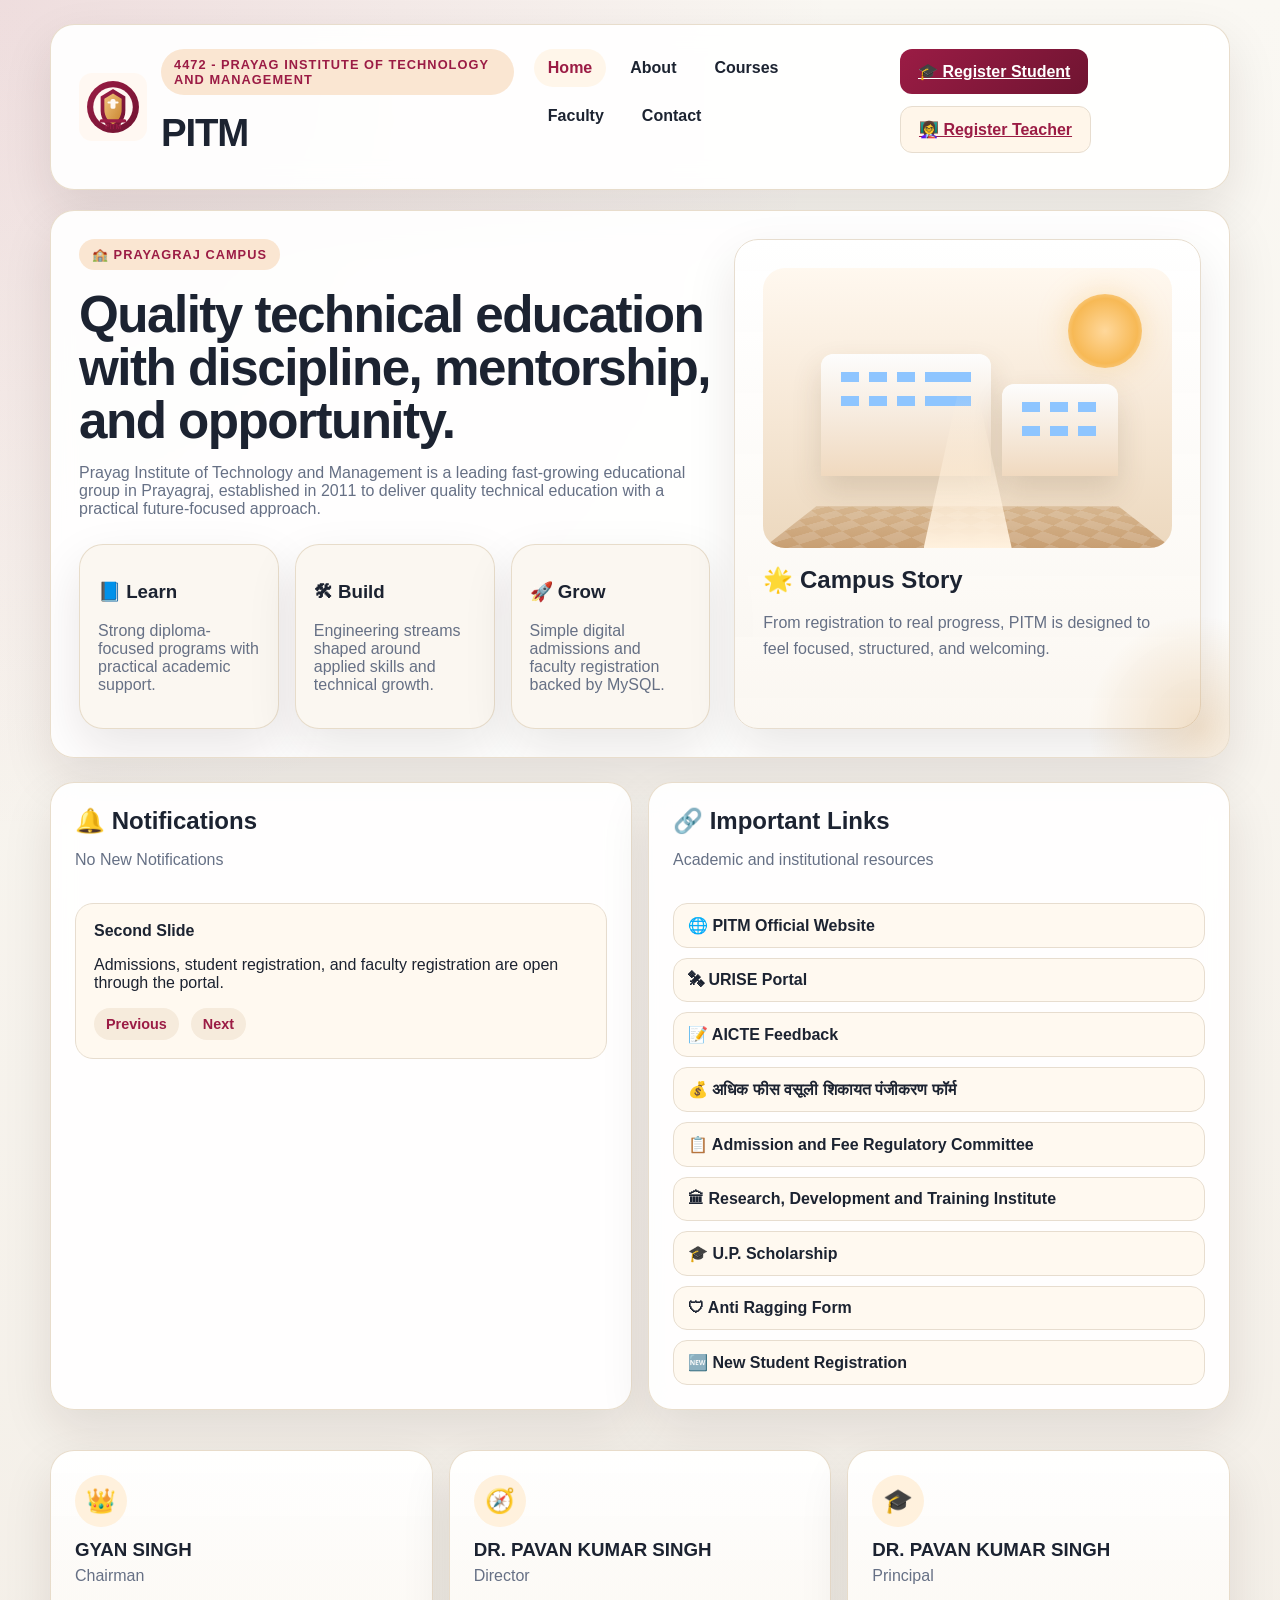
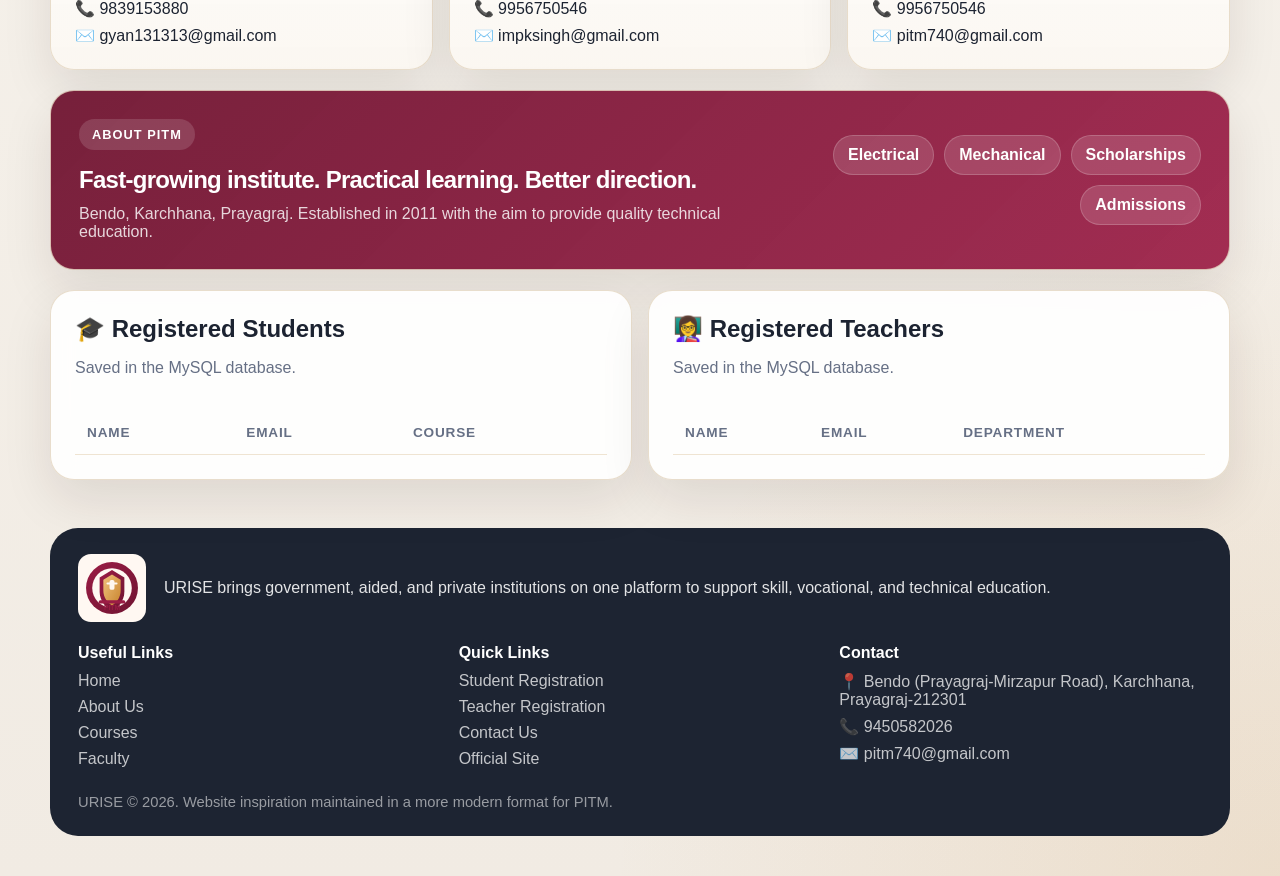
<file: src/main/resources/static/student-dashboard.html>
<!DOCTYPE html>
<html lang="en">
<head>
  <meta charset="UTF-8">
  <meta name="viewport" content="width=device-width, initial-scale=1.0">
  <title>Student Workspace - Prayag Institute of Technology and Management</title>
  <link rel="stylesheet" href="style.css">
</head>
<body class="dashboard-page">
<main class="dashboard-shell">
  <header class="topbar">
    <div>
      <span class="eyebrow">Student Workspace</span>
      <h1 id="student-heading">Academic dashboard</h1>
      <p class="topbar-copy">Track subjects, teachers, attendance, and notes published by faculty.</p>
    </div>
    <button class="btn btn-danger btn-inline" onclick="logout()">Logout</button>
  </header>

  <div id="student-status" class="status-banner" hidden></div>

  <section class="stats-grid" id="student-stats"></section>

  <section class="dashboard-grid">
    <article class="panel">
      <div class="panel-head">
        <div>
          <h2>My Subjects</h2>
          <p>Subject allocation with assigned teachers.</p>
        </div>
      </div>
      <div id="subject-list" class="card-list"></div>
    </article>

    <article class="panel">
      <div class="panel-head">
        <div>
          <h2>Attendance Summary</h2>
          <p>Your attendance percentage subject by subject.</p>
        </div>
      </div>
      <div id="attendance-summary" class="card-list"></div>
    </article>
  </section>

  <section class="dashboard-grid">
    <article class="panel">
      <div class="panel-head">
        <div>
          <h2>Teacher Notes</h2>
          <p>Study notes uploaded by your subject teachers.</p>
        </div>
      </div>
      <div id="notes-list" class="card-list"></div>
    </article>

    <article class="panel">
      <div class="panel-head">
        <div>
          <h2>Recent Attendance</h2>
          <p>Latest class attendance records.</p>
        </div>
      </div>
      <div id="recent-attendance" class="card-list"></div>
    </article>
  </section>
</main>

<script src="student.js"></script>
</body>
</html>
</file>
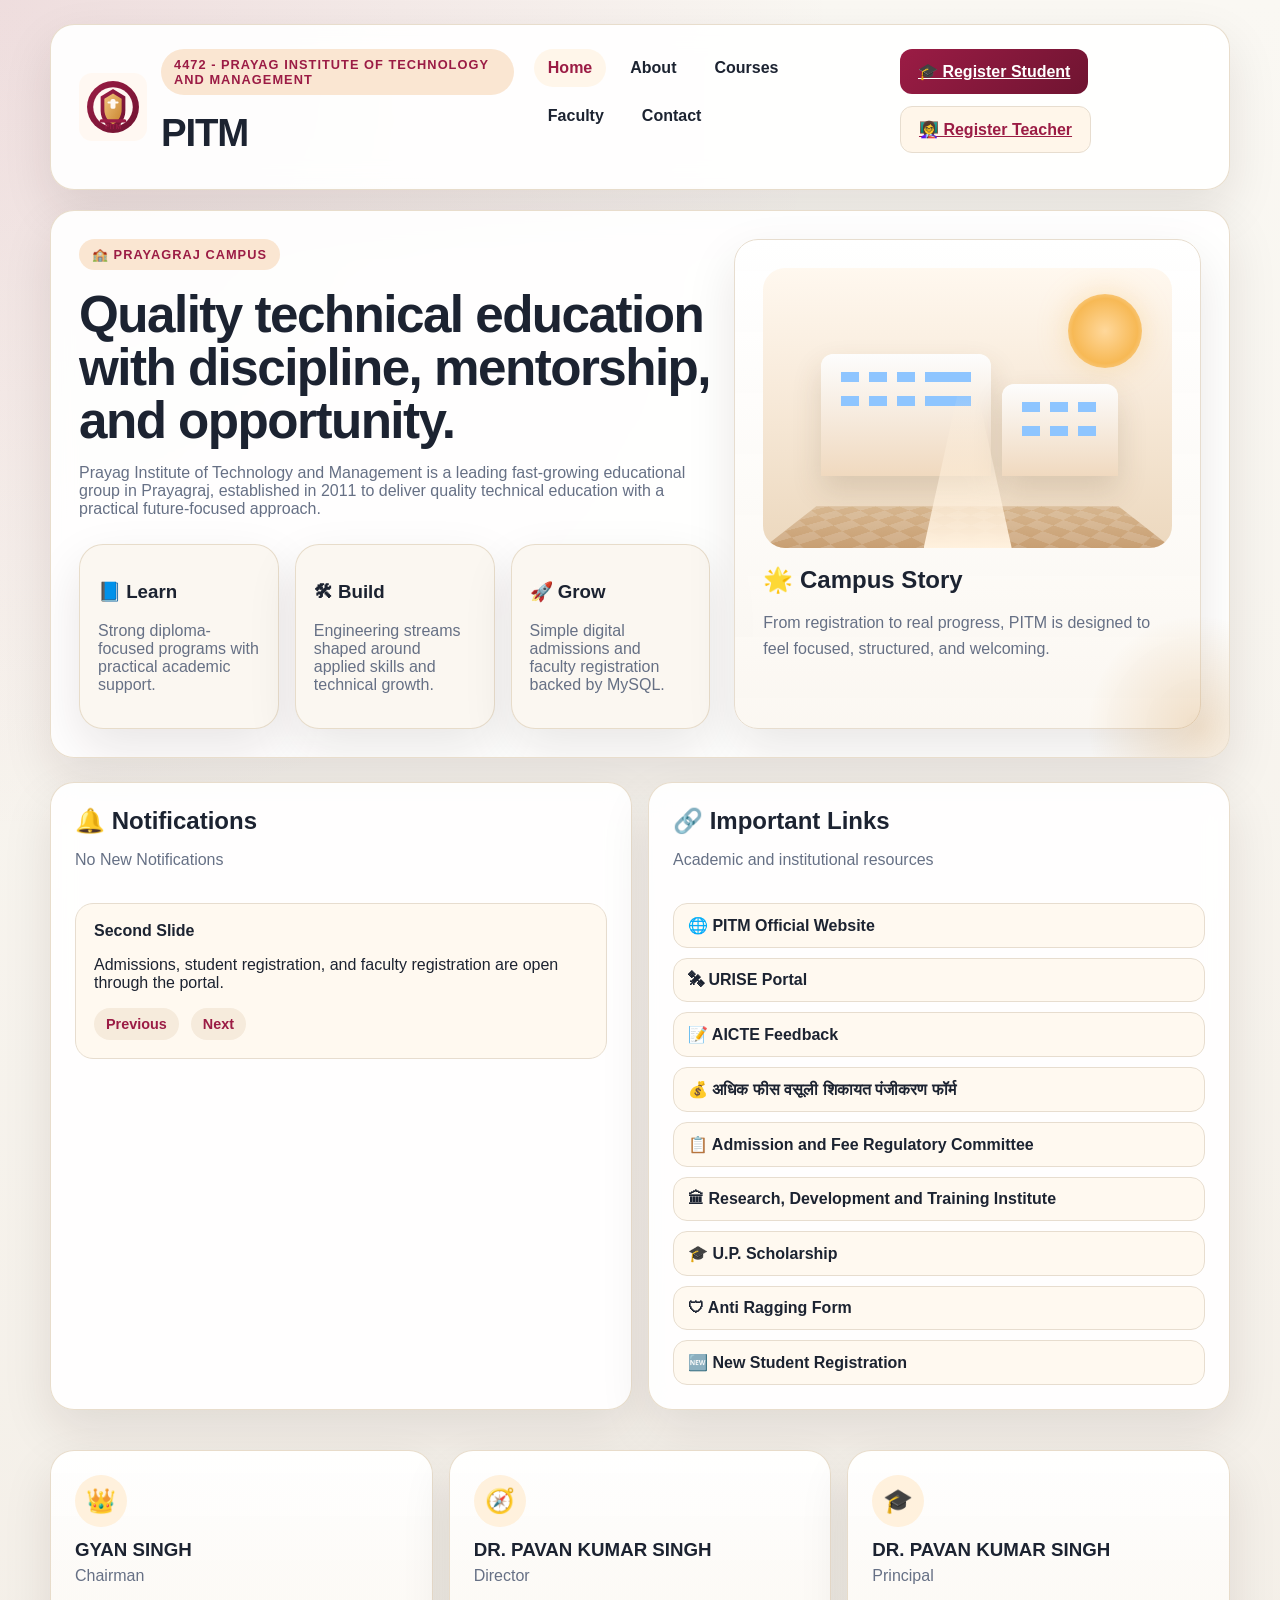
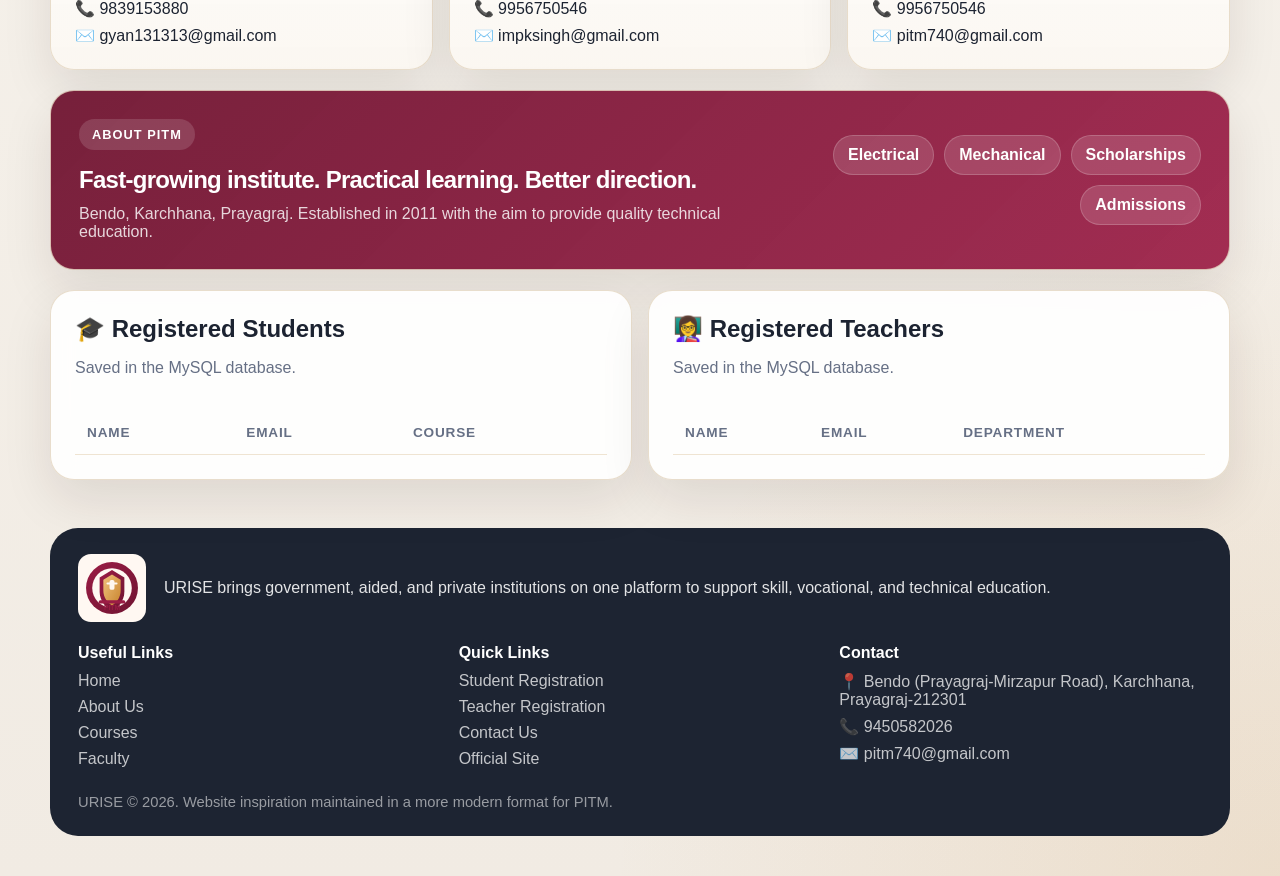
<file: src/main/resources/static/teacher-dashboard.html>
<!DOCTYPE html>
<html lang="en">
<head>
  <meta charset="UTF-8">
  <meta name="viewport" content="width=device-width, initial-scale=1.0">
  <title>Teacher Workspace - Prayag Institute of Technology and Management</title>
  <link rel="stylesheet" href="style.css">
</head>
<body class="dashboard-page">
<main class="dashboard-shell">
  <header class="topbar">
    <div>
      <span class="eyebrow">Teacher Workspace</span>
      <h1 id="teacher-heading">Faculty control room</h1>
      <p class="topbar-copy">Create subjects, take attendance, and publish study notes for enrolled students.</p>
    </div>
    <button class="btn btn-danger btn-inline" onclick="logout()">Logout</button>
  </header>

  <div id="teacher-status" class="status-banner" hidden></div>

  <section class="stats-grid" id="teacher-stats"></section>

  <section class="dashboard-grid">
    <article class="panel">
      <div class="panel-head">
        <div>
          <h2>Create Subject</h2>
          <p>Add a subject for your department. Existing students with the same course are enrolled automatically.</p>
        </div>
      </div>
      <form id="subject-form" class="form-stack">
        <div class="input-row">
          <div class="input-group">
            <label for="subject-code">Subject Code</label>
            <input id="subject-code" placeholder="CSE101" required>
          </div>
          <div class="input-group">
            <label for="subject-name">Subject Name</label>
            <input id="subject-name" placeholder="Database Management" required>
          </div>
        </div>
        <div class="input-row">
          <div class="input-group">
            <label for="subject-course">Course</label>
            <input id="subject-course" placeholder="B.Tech CSE" required>
          </div>
          <div class="input-group">
            <label for="subject-semester">Semester</label>
            <input id="subject-semester" placeholder="Semester 4">
          </div>
        </div>
        <button class="btn btn-primary" type="submit">Create Subject</button>
      </form>
    </article>

    <article class="panel">
      <div class="panel-head">
        <div>
          <h2>Upload Notes</h2>
          <p>Publish class notes to students enrolled in the selected subject.</p>
        </div>
      </div>
      <form id="note-form" class="form-stack">
        <div class="input-group">
          <label for="note-subject">Subject</label>
          <select id="note-subject" required></select>
        </div>
        <div class="input-group">
          <label for="note-title">Title</label>
          <input id="note-title" placeholder="Unit 1 notes" required>
        </div>
        <div class="input-group">
          <label for="note-description">Short Description</label>
          <input id="note-description" placeholder="Important formulas and examples">
        </div>
        <div class="input-group">
          <label for="note-content">Notes Content</label>
          <textarea id="note-content" rows="6" placeholder="Write the notes here..." required></textarea>
        </div>
        <div class="input-group">
          <label for="note-link">Attachment Link</label>
          <input id="note-link" placeholder="https://drive.google.com/...">
        </div>
        <button class="btn btn-primary" type="submit">Publish Notes</button>
      </form>
    </article>
  </section>

  <section class="panel">
    <div class="panel-head">
      <div>
        <h2>Take Attendance</h2>
        <p>Select a subject and mark each enrolled student as present, absent, or late.</p>
      </div>
    </div>
    <form id="attendance-form" class="form-stack">
      <div class="input-row">
        <div class="input-group">
          <label for="attendance-subject">Subject</label>
          <select id="attendance-subject" required></select>
        </div>
        <div class="input-group">
          <label for="attendance-date">Class Date</label>
          <input id="attendance-date" type="date" required>
        </div>
      </div>
      <div class="input-group">
        <label for="attendance-topic">Topic</label>
        <input id="attendance-topic" placeholder="Normalization, joins, lab work">
      </div>
      <div class="table-wrap">
        <table>
          <thead>
          <tr>
            <th>Student</th>
            <th>Email</th>
            <th>Status</th>
            <th>Remarks</th>
          </tr>
          </thead>
          <tbody id="attendance-rows"></tbody>
        </table>
      </div>
      <p id="attendance-empty" class="empty-state" hidden>No enrolled students for this subject yet.</p>
      <button class="btn btn-primary" type="submit">Save Attendance</button>
    </form>
  </section>

  <section class="dashboard-grid">
    <article class="panel">
      <div class="panel-head">
        <div>
          <h2>Your Subjects</h2>
          <p>Subjects currently assigned to this teacher account.</p>
        </div>
      </div>
      <div id="subject-list" class="card-list"></div>
    </article>
    <article class="panel">
      <div class="panel-head">
        <div>
          <h2>Recent Activity</h2>
          <p>Latest attendance sessions and study notes.</p>
        </div>
      </div>
      <div id="activity-list" class="card-list"></div>
    </article>
  </section>
</main>

<script src="teacher.js"></script>
</body>
</html>
</file>
<file: src/main/resources/static/style.css>
:root {
  --bg: #f3efe8;
  --surface: rgba(255, 255, 255, 0.92);
  --surface-soft: #fbf7f1;
  --text: #1c2331;
  --muted: #667085;
  --border: #e7ddcf;
  --primary: #9b1c45;
  --primary-deep: #6f1431;
  --accent: #c7832d;
  --danger: #c62828;
  --success: #1c7c45;
  --shadow: 0 20px 50px rgba(36, 24, 16, 0.10);
  --radius: 24px;
}

* {
  box-sizing: border-box;
}

body {
  margin: 0;
  font-family: "Segoe UI", Tahoma, Geneva, Verdana, sans-serif;
  color: var(--text);
  background:
    radial-gradient(circle at top left, rgba(155, 28, 69, 0.12), transparent 30%),
    radial-gradient(circle at bottom right, rgba(199, 131, 45, 0.13), transparent 24%),
    linear-gradient(180deg, #faf8f3 0%, #f1ebe3 100%);
}

.site-page {
  animation: fadeInPage 0.55s ease;
  overflow-x: hidden;
}

.site-shell,
.dashboard-shell {
  width: min(1180px, calc(100% - 32px));
  margin: 0 auto;
}

.narrow-shell {
  width: min(880px, calc(100% - 32px));
}

.site-shell {
  padding: 24px 0 40px;
}

.site-nav {
  align-items: center;
  gap: 18px;
}

.brand-lockup {
  display: flex;
  align-items: center;
  gap: 14px;
}

.brand-logo,
.footer-logo {
  width: 68px;
  height: 68px;
}

.brand-title {
  margin: 4px 0 0;
  font-size: 2rem;
  line-height: 1;
}

.main-nav {
  display: flex;
  gap: 10px;
  flex-wrap: wrap;
}

.nav-link {
  padding: 10px 14px;
  border-radius: 999px;
  text-decoration: none;
  color: var(--text);
  font-weight: 600;
}

.nav-link.active,
.nav-link:hover {
  background: #fff6ea;
  color: var(--primary);
}

.hero,
.topbar,
.auth-card,
.panel,
.info-panel,
.hero-card,
.stat-card {
  border: 1px solid rgba(228, 216, 196, 0.85);
  border-radius: var(--radius);
  background: var(--surface);
  box-shadow: var(--shadow);
  backdrop-filter: blur(12px);
}

.hero {
  display: grid;
  grid-template-columns: 1.15fr 0.85fr;
  gap: 24px;
  padding: 28px;
  margin-bottom: 24px;
}

.eyebrow {
  display: inline-flex;
  align-items: center;
  padding: 8px 13px;
  border-radius: 999px;
  background: #fae6d2;
  color: var(--primary);
  font-size: 0.8rem;
  font-weight: 700;
  letter-spacing: 0.08em;
  text-transform: uppercase;
}

.hero-copy h1,
.topbar h1,
.journey-copy h2 {
  margin: 18px 0 12px;
  line-height: 1.04;
  letter-spacing: -0.03em;
}

.hero-copy h1 {
  font-size: clamp(2.5rem, 4vw, 4.4rem);
}

.hero-copy p,
.topbar-copy,
.panel-head p,
.helper-text,
#form-subtitle,
.info-panel p,
.hero-card p {
  color: var(--muted);
}

.hero-cards,
.info-grid {
  display: grid;
  gap: 16px;
}

.hero-cards {
  grid-template-columns: repeat(3, 1fr);
  margin-top: 26px;
}

.hero-card,
.info-panel {
  padding: 18px;
  background: var(--surface-soft);
}

.homepage-hero {
  align-items: stretch;
}

.storytelling-hero {
  position: relative;
  overflow: hidden;
}

.storytelling-hero::after {
  content: "";
  position: absolute;
  inset: auto -80px -80px auto;
  width: 220px;
  height: 220px;
  border-radius: 50%;
  background: radial-gradient(circle, rgba(199, 131, 45, 0.22) 0%, transparent 72%);
  pointer-events: none;
}

.home-hero {
  min-height: 520px;
}

.auth-card {
  padding: 28px;
  align-self: start;
}

.card-head h2,
.panel-head h2,
.info-panel h2 {
  margin: 0 0 8px;
}

.tabs {
  display: grid;
  grid-template-columns: repeat(3, 1fr);
  gap: 8px;
  padding: 8px;
  background: #f7efe3;
  border-radius: 14px;
  margin: 22px 0 18px;
}

.tab {
  border: 0;
  padding: 12px 10px;
  border-radius: 10px;
  background: transparent;
  color: var(--muted);
  font-size: 0.95rem;
  font-weight: 700;
  cursor: pointer;
}

.tab.active {
  background: #fffdfa;
  color: var(--primary);
}

.form-stack {
  display: grid;
  gap: 14px;
}

.input-row {
  display: grid;
  grid-template-columns: repeat(2, 1fr);
  gap: 14px;
}

.input-group {
  display: grid;
  gap: 8px;
}

.input-group label {
  font-weight: 700;
}

.input-group input,
.input-group select,
.input-group textarea,
.attendance-status,
.attendance-remarks,
.search-input {
  width: 100%;
  padding: 12px 14px;
  border-radius: 12px;
  border: 1px solid var(--border);
  background: #fffdfa;
  color: var(--text);
  font-size: 0.98rem;
}

.input-group input:focus,
.input-group select:focus,
.input-group textarea:focus,
.attendance-status:focus,
.attendance-remarks:focus,
.search-input:focus {
  outline: 2px solid rgba(138, 21, 56, 0.14);
  border-color: var(--primary);
}

.input-group textarea {
  resize: vertical;
  min-height: 120px;
}

.btn {
  border: 0;
  border-radius: 12px;
  padding: 13px 18px;
  font-size: 1rem;
  font-weight: 700;
  cursor: pointer;
}

.btn-primary {
  background: linear-gradient(135deg, var(--primary), var(--primary-deep));
  color: #fff;
  transition: transform 180ms ease, box-shadow 180ms ease;
}

.btn-danger {
  background: var(--danger);
  color: #fff;
}

.btn-soft {
  background: #fff6ea;
  color: var(--primary);
  border: 1px solid var(--border);
}

.btn:hover {
  transform: translateY(-1px);
  box-shadow: 0 10px 24px rgba(111, 20, 49, 0.14);
}

.btn-inline {
  width: auto;
}

.btn-small {
  padding: 8px 12px;
  font-size: 0.9rem;
}

.status-banner {
  margin-bottom: 18px;
  padding: 13px 14px;
  border-radius: 12px;
  border: 1px solid transparent;
  font-weight: 700;
}

.status-banner.info {
  background: #fff4db;
  border-color: #f0d89b;
  color: #9a6700;
}

.status-banner.success {
  background: #e9f8ee;
  border-color: #b8e0c6;
  color: var(--success);
}

.status-banner.error {
  background: #fbe9e8;
  border-color: #f0c2bf;
  color: var(--danger);
}

.info-grid {
  grid-template-columns: repeat(3, 1fr);
}

.info-grid.compact {
  grid-template-columns: repeat(2, 1fr);
}

.compact-grid {
  grid-template-columns: repeat(3, 1fr);
}

.split-grid,
.content-grid.two-col {
  display: grid;
  grid-template-columns: repeat(2, 1fr);
  gap: 16px;
  margin-top: 20px;
}

.content-grid.three-col {
  display: grid;
  grid-template-columns: repeat(3, 1fr);
  gap: 16px;
  margin-top: 20px;
}

.dashboard-page {
  min-height: 100vh;
}

.dashboard-shell {
  padding: 24px 0 40px;
}

.portal-topbar {
  align-items: center;
}

.hero-topbar {
  margin-top: 10px;
}

.action-row {
  display: flex;
  gap: 12px;
  flex-wrap: wrap;
}

.topbar {
  display: flex;
  justify-content: space-between;
  gap: 20px;
  align-items: start;
  padding: 24px 28px;
  margin-bottom: 20px;
}

.topbar h1 {
  font-size: clamp(1.9rem, 3vw, 2.8rem);
}

.stats-grid {
  display: grid;
  grid-template-columns: repeat(3, 1fr);
  gap: 16px;
  margin-bottom: 20px;
}

.stat-card {
  padding: 22px;
}

.stat-label {
  display: block;
  color: var(--muted);
  margin-bottom: 10px;
}

.stat-card strong {
  font-size: 2rem;
  color: var(--primary);
}

.panel {
  padding: 24px;
  margin-bottom: 20px;
}

.page-banner {
  padding: 32px;
  margin-bottom: 22px;
  border: 1px solid rgba(228, 216, 196, 0.85);
  border-radius: var(--radius);
  background: linear-gradient(135deg, rgba(255,255,255,0.95), rgba(251,247,241,0.98));
  box-shadow: var(--shadow);
}

.page-banner h1 {
  margin: 14px 0 10px;
  font-size: clamp(2.2rem, 3vw, 3.4rem);
  line-height: 1.05;
}

.page-banner p {
  margin: 0;
  color: var(--muted);
}

.panel-head {
  display: flex;
  justify-content: space-between;
  gap: 16px;
  align-items: end;
  margin-bottom: 18px;
}

.search-input {
  max-width: 280px;
}

.table-wrap {
  overflow-x: auto;
}

table {
  width: 100%;
  border-collapse: collapse;
}

th,
td {
  padding: 14px 12px;
  text-align: left;
  border-bottom: 1px solid #efe4d2;
}

th {
  font-size: 0.85rem;
  text-transform: uppercase;
  letter-spacing: 0.06em;
  color: var(--muted);
}

.empty-state {
  margin: 16px 0 0;
  text-align: center;
  color: var(--muted);
}

.profile-grid {
  display: grid;
  grid-template-columns: repeat(auto-fit, minmax(220px, 1fr));
  gap: 16px;
}

.profile-item {
  padding: 18px;
  border-radius: 14px;
  border: 1px solid var(--border);
  background: var(--surface-soft);
}

.profile-item label {
  display: block;
  margin-bottom: 8px;
  color: var(--muted);
  font-size: 0.9rem;
}

.profile-item p {
  margin: 0;
  font-weight: 700;
  font-size: 1.02rem;
}

.dashboard-grid {
  display: grid;
  grid-template-columns: repeat(2, minmax(0, 1fr));
  gap: 20px;
}

.card-list {
  display: grid;
  gap: 12px;
}

.record-card,
.attendance-card,
.note-card {
  padding: 16px;
  border-radius: 14px;
  border: 1px solid var(--border);
  background: var(--surface-soft);
}

.record-card {
  display: flex;
  justify-content: space-between;
  gap: 14px;
  align-items: center;
}

.record-card strong,
.attendance-card strong,
.note-card h3 {
  display: block;
  margin: 0 0 6px;
}

.record-card p,
.attendance-card p,
.note-card p {
  margin: 0;
  color: var(--muted);
}

.attendance-card-head {
  display: flex;
  justify-content: space-between;
  gap: 16px;
  align-items: center;
}

.attendance-card-head span {
  font-weight: 800;
  color: var(--primary);
}

.attendance-meter {
  height: 10px;
  margin: 12px 0 10px;
  overflow: hidden;
  border-radius: 999px;
  background: #f1e4d3;
}

.attendance-meter span {
  display: block;
  height: 100%;
  border-radius: inherit;
  background: linear-gradient(90deg, var(--success), var(--accent));
}

.note-card {
  display: grid;
  gap: 10px;
}

.note-card pre {
  max-height: 180px;
  overflow: auto;
  margin: 0;
  padding: 14px;
  white-space: pre-wrap;
  border-radius: 12px;
  background: #fffdfa;
  border: 1px solid var(--border);
  color: var(--text);
  font-family: "Segoe UI", Tahoma, Geneva, Verdana, sans-serif;
}

.note-card a {
  color: var(--primary);
  font-weight: 700;
  text-decoration: none;
}

.standalone-card {
  max-width: 720px;
  margin: 0 auto;
}

.review-card {
  margin-top: 24px;
  padding: 22px;
  border: 1px solid var(--border);
  border-radius: 16px;
  background: #fff9f0;
}

.review-card h2 {
  margin: 0 0 16px;
}

.review-grid {
  display: grid;
  grid-template-columns: repeat(auto-fit, minmax(220px, 1fr));
  gap: 14px;
}

.review-item {
  padding: 16px;
  border-radius: 14px;
  border: 1px solid var(--border);
  background: #fffdfa;
}

.review-item label {
  display: block;
  margin-bottom: 8px;
  color: var(--muted);
  font-size: 0.9rem;
}

.review-item p {
  margin: 0;
  font-weight: 700;
}

.review-actions {
  margin-top: 18px;
}

.portal-panel {
  padding: 24px;
}

.notice-card {
  padding: 18px;
  border-radius: 18px;
  background: #fff9f0;
  border: 1px solid var(--border);
}

.notice-card strong {
  display: block;
  margin-bottom: 8px;
}

.tiny-actions {
  margin-top: 12px;
}

.pill-tag {
  padding: 8px 12px;
  border-radius: 999px;
  background: #f6ebdc;
  color: var(--primary);
  font-weight: 700;
  font-size: 0.9rem;
}

.link-grid {
  display: grid;
  gap: 10px;
}

.link-grid a,
.link-grid span {
  display: block;
  padding: 12px 14px;
  border-radius: 14px;
  background: #fff9f0;
  border: 1px solid var(--border);
  color: var(--text);
  text-decoration: none;
  font-weight: 600;
}

.leadership-grid {
  display: grid;
  grid-template-columns: repeat(3, 1fr);
  gap: 16px;
  margin-top: 20px;
}

.leader-card {
  padding: 24px;
  border-radius: 24px;
  background: linear-gradient(180deg, rgba(255,255,255,0.96) 0%, rgba(251,247,241,0.98) 100%);
  border: 1px solid rgba(228, 216, 196, 0.85);
  box-shadow: var(--shadow);
}

.leader-card h3 {
  margin: 12px 0 6px;
}

.leader-card p {
  margin: 0 0 14px;
  color: var(--muted);
}

.emoji-badge {
  display: inline-flex;
  width: 52px;
  height: 52px;
  align-items: center;
  justify-content: center;
  border-radius: 50%;
  background: #fff1dd;
  font-size: 1.5rem;
}

.clean-list {
  margin: 0;
  padding: 0;
  list-style: none;
  display: grid;
  gap: 8px;
}

.course-grid {
  display: grid;
  grid-template-columns: repeat(3, 1fr);
  gap: 16px;
}

.course-card {
  padding: 22px;
  border-radius: 20px;
  border: 1px solid rgba(228, 216, 196, 0.85);
  background: linear-gradient(180deg, rgba(255,255,255,0.96), rgba(251,247,241,0.98));
  box-shadow: var(--shadow);
}

.course-card h3 {
  margin: 0 0 10px;
  font-size: 1.1rem;
}

.course-card p,
.course-card span {
  display: block;
  margin: 0;
  color: var(--muted);
}

.site-footer {
  margin-top: 28px;
  padding: 26px 28px;
  border-radius: 28px;
  background: #1d2432;
  color: rgba(255,255,255,0.88);
}

.footer-brand {
  display: flex;
  gap: 18px;
  align-items: center;
  margin-bottom: 22px;
}

.footer-links {
  display: grid;
  grid-template-columns: repeat(3, 1fr);
  gap: 18px;
}

.footer-links h4 {
  margin: 0 0 10px;
  color: #fff;
}

.footer-links a,
.footer-links p {
  display: block;
  margin: 0 0 8px;
  color: rgba(255,255,255,0.74);
  text-decoration: none;
}

.footer-note {
  margin: 18px 0 0;
  color: rgba(255,255,255,0.55);
  font-size: 0.92rem;
}

.story-panel {
  position: relative;
  padding: 28px;
  border: 1px solid var(--border);
  border-radius: 24px;
  background: linear-gradient(180deg, rgba(255,255,255,0.98) 0%, rgba(251,247,241,0.95) 100%);
  box-shadow: var(--shadow);
}

.story-panel h2 {
  margin: 14px 0 8px;
}

.story-panel p {
  color: var(--muted);
  line-height: 1.6;
}

.campus-visual {
  position: relative;
  min-height: 280px;
  margin-bottom: 18px;
  overflow: hidden;
  border-radius: 22px;
  background:
    linear-gradient(180deg, #fff8ef 0%, #f7e9d8 48%, #ecd8be 100%);
}

.campus-sun {
  position: absolute;
  top: 26px;
  right: 30px;
  width: 74px;
  height: 74px;
  border-radius: 50%;
  background: radial-gradient(circle, #ffd89b 0%, #f7b955 62%, rgba(247,185,85,0.2) 100%);
  box-shadow: 0 0 30px rgba(247, 185, 85, 0.35);
}

.campus-grid {
  position: absolute;
  inset: auto 0 0 0;
  height: 120px;
  background:
    linear-gradient(135deg, rgba(255,255,255,0.15) 25%, transparent 25%) 0 0 / 32px 32px,
    linear-gradient(225deg, rgba(255,255,255,0.15) 25%, transparent 25%) 0 0 / 32px 32px,
    linear-gradient(315deg, rgba(255,255,255,0.15) 25%, transparent 25%) 0 0 / 32px 32px,
    linear-gradient(45deg, rgba(255,255,255,0.15) 25%, transparent 25%) 0 0 / 32px 32px,
    linear-gradient(180deg, #d9b992 0%, #c89f73 100%);
  transform: perspective(300px) rotateX(62deg);
  transform-origin: bottom;
}

.campus-building {
  position: absolute;
  bottom: 72px;
  border-radius: 12px 12px 0 0;
  background: linear-gradient(180deg, #fdfdfd 0%, #f0d9bf 100%);
  box-shadow: 0 14px 30px rgba(96, 66, 38, 0.16);
}

.building-main {
  left: 58px;
  width: 170px;
  height: 122px;
}

.building-main::before,
.building-main::after,
.building-side::before,
.building-side::after {
  content: "";
  position: absolute;
  inset: 18px 20px auto 20px;
  height: 10px;
  background:
    linear-gradient(90deg, #8ec5ff 0 18px, transparent 18px 28px, #8ec5ff 28px 46px, transparent 46px 56px, #8ec5ff 56px 74px, transparent 74px 84px, #8ec5ff 84px 102px);
}

.building-main::after,
.building-side::after {
  inset: 42px 20px auto 20px;
}

.building-side {
  right: 54px;
  width: 116px;
  height: 92px;
}

.campus-path {
  position: absolute;
  left: 50%;
  bottom: 0;
  width: 88px;
  height: 160px;
  transform: translateX(-50%);
  background: linear-gradient(180deg, rgba(255,255,255,0.0) 0%, #fff1de 100%);
  clip-path: polygon(40% 0, 60% 0, 100% 100%, 0 100%);
}

.link-list {
  display: grid;
  gap: 12px;
}

.link-list a,
.link-list span {
  color: var(--primary);
  font-weight: 700;
  text-decoration: none;
}

.link-list a:hover {
  text-decoration: underline;
}

.showcase-grid {
  display: grid;
  grid-template-columns: repeat(3, 1fr);
  gap: 16px;
  margin-top: 20px;
}

.journey-strip {
  margin-top: 20px;
  padding: 28px;
  display: grid;
  grid-template-columns: 1.2fr 0.8fr;
  gap: 24px;
  align-items: center;
  border: 1px solid rgba(228, 216, 196, 0.85);
  border-radius: var(--radius);
  background: linear-gradient(135deg, rgba(111, 20, 49, 0.95), rgba(155, 28, 69, 0.92));
  color: #fff;
  box-shadow: var(--shadow);
}

.journey-strip .eyebrow {
  background: rgba(255,255,255,0.14);
  color: #fff;
}

.journey-strip p {
  margin: 0;
  color: rgba(255,255,255,0.82);
}

.journey-tags {
  display: flex;
  flex-wrap: wrap;
  gap: 10px;
  justify-content: flex-end;
}

.journey-tags span {
  padding: 10px 14px;
  border-radius: 999px;
  background: rgba(255,255,255,0.14);
  border: 1px solid rgba(255,255,255,0.18);
  font-weight: 600;
}

.records-grid {
  display: grid;
  grid-template-columns: repeat(2, 1fr);
  gap: 16px;
  margin-top: 20px;
}

.reveal-card {
  opacity: 0;
  transform: translateY(18px);
  transition: opacity 500ms ease, transform 500ms ease;
}

.reveal-card.visible {
  opacity: 1;
  transform: translateY(0);
}

.floating-card {
  transition: transform 220ms ease, box-shadow 220ms ease;
}

.floating-card:hover {
  transform: translateY(-4px);
}

.delay-1 {
  transition-delay: 100ms;
}

.delay-2 {
  transition-delay: 180ms;
}

.thanks-modal {
  position: fixed;
  inset: 0;
  display: grid;
  place-items: center;
  padding: 20px;
  background: rgba(20, 23, 31, 0.48);
  backdrop-filter: blur(8px);
  z-index: 1000;
  animation: fadeInPage 220ms ease;
}

.thanks-card {
  width: min(460px, 100%);
  padding: 30px;
  border-radius: 24px;
  background: rgba(255,255,255,0.96);
  border: 1px solid var(--border);
  box-shadow: 0 26px 60px rgba(28, 35, 49, 0.22);
}

.thanks-card h2 {
  margin: 16px 0 10px;
  line-height: 1.1;
}

.thanks-card p {
  margin: 0 0 18px;
  color: var(--muted);
}

@keyframes fadeInPage {
  from {
    opacity: 0;
  }
  to {
    opacity: 1;
  }
}

@keyframes riseIn {
  from {
    opacity: 0;
    transform: translateY(14px);
  }
  to {
    opacity: 1;
    transform: translateY(0);
  }
}

@media (max-width: 980px) {
  .hero,
  .info-grid,
  .stats-grid,
  .dashboard-grid,
  .info-grid.compact,
  .showcase-grid,
  .compact-grid,
  .journey-strip,
  .records-grid,
  .split-grid,
  .content-grid.three-col,
  .content-grid.two-col,
  .leadership-grid,
  .course-grid,
  .footer-links {
    grid-template-columns: 1fr;
  }

  .hero-cards {
    grid-template-columns: 1fr;
  }

  .campus-visual {
    min-height: 240px;
  }
}

@media (max-width: 720px) {
  .topbar,
  .panel-head,
  .input-row {
    display: grid;
    grid-template-columns: 1fr;
  }

  .tabs {
    grid-template-columns: 1fr;
  }

  .auth-card,
  .hero,
  .panel,
  .topbar,
  .stat-card,
  .journey-strip,
  .page-banner {
    padding: 20px;
  }

  .action-row {
    width: 100%;
  }

  .brand-lockup,
  .footer-brand {
    align-items: flex-start;
  }

  .search-input {
    max-width: none;
  }
}
</file>
